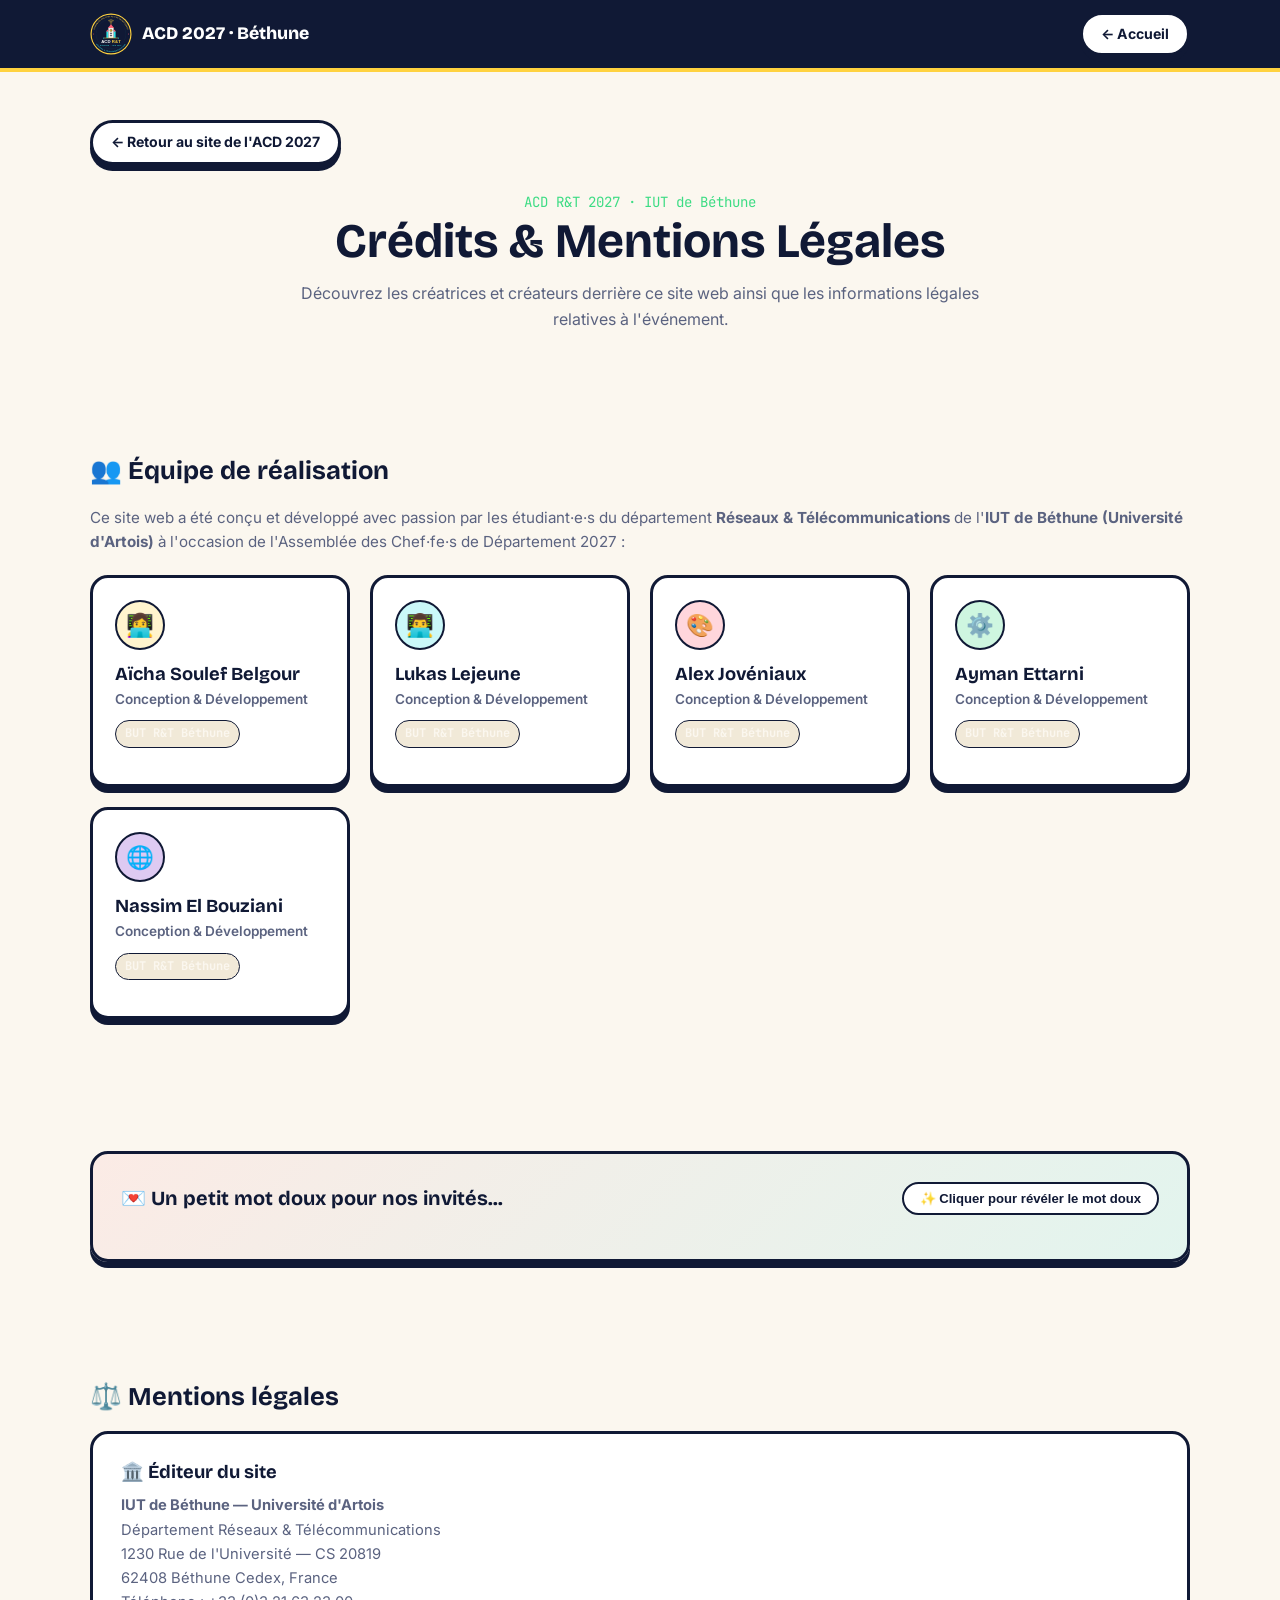
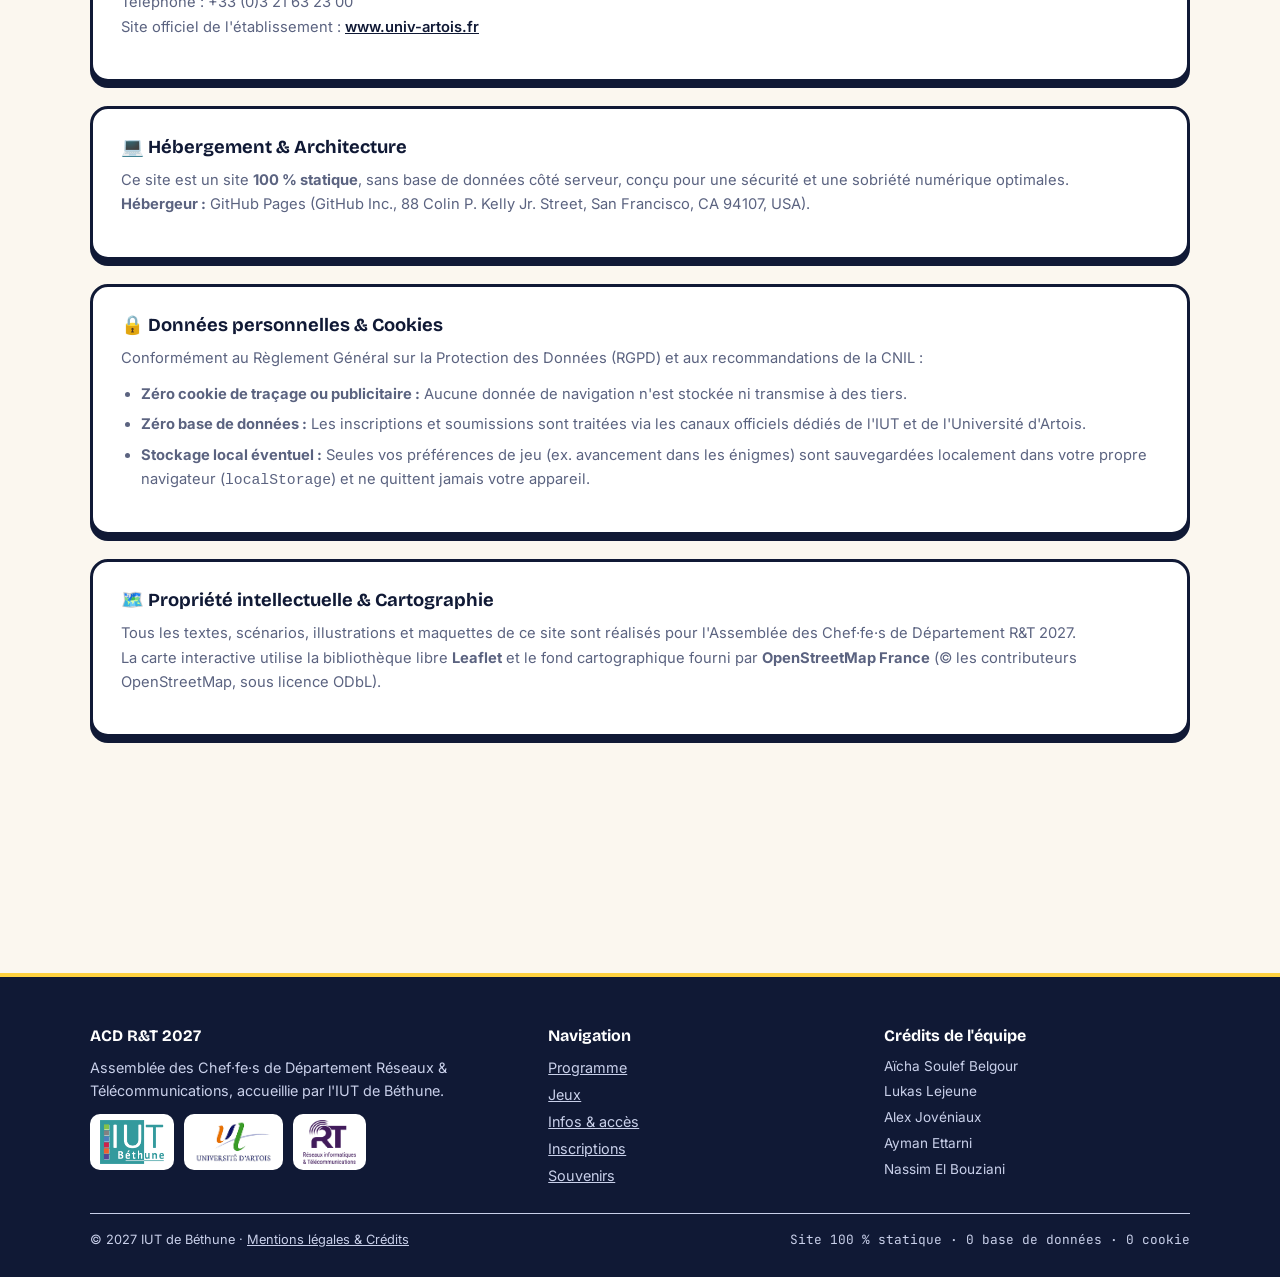
<file: mentions-legales.html>
<!DOCTYPE html>
<html lang="fr">
<head>
<meta charset="UTF-8">
<meta name="viewport" content="width=device-width, initial-scale=1">
<title>Crédits &amp; Mentions Légales — ACD R&amp;T 2027</title>
<link rel="preconnect" href="https://fonts.googleapis.com">
<link href="https://fonts.googleapis.com/css2?family=Bricolage+Grotesque:wght@500;700;800&family=Inter:wght@400;500;600;700&family=JetBrains+Mono:wght@500&display=swap" rel="stylesheet">
<link rel="stylesheet" href="css/style.css">
<link rel="icon" href="img/logo-acd-badge.svg" type="image/svg+xml">
<style>
/* Styles dédiés à la page mentions légales & crédits */
.legal-page { padding: 48px 0 80px; }
.legal-header { margin-bottom: 40px; text-align: center; }
.legal-header h1 { font-family: var(--font-head); font-size: clamp(2rem, 4vw, 3rem); line-height: 1.15; margin-bottom: 12px; }
.legal-header .lead { max-width: 680px; margin: 0 auto; color: var(--muted); }
.back-btn { display: inline-flex; align-items: center; gap: 8px; margin-bottom: 24px; padding: 8px 18px; border-radius: 99px; background: var(--surface); border: var(--border); box-shadow: var(--shadow); color: var(--ink); text-decoration: none; font-weight: 700; font-size: 0.88rem; transition: transform .15s, box-shadow .15s; }
.back-btn:hover { transform: translateY(-2px); box-shadow: 0 8px 0 var(--line); }

.legal-section { margin-bottom: 48px; }
.legal-section h2 { font-family: var(--font-head); font-size: 1.6rem; margin-bottom: 20px; display: flex; align-items: center; gap: 10px; }

/* Grille équipe */
.team-grid { display: grid; grid-template-columns: repeat(auto-fill, minmax(240px, 1fr)); gap: 20px; }
.team-card { background: var(--surface); border: var(--border); border-radius: var(--radius); box-shadow: var(--shadow); padding: 22px; display: flex; flex-direction: column; justify-content: space-between; transition: transform .2s, box-shadow .2s; }
.team-card:hover { transform: translateY(-3px); }
.team-card .avatar { width: 50px; height: 50px; border-radius: 50%; background: var(--surface-2); border: 2px solid var(--line); display: flex; align-items: center; justify-content: center; font-size: 1.4rem; margin-bottom: 14px; }
.team-card h3 { font-size: 1.15rem; margin-bottom: 4px; }
.team-card .role { font-size: 0.85rem; color: var(--muted); font-weight: 600; margin-bottom: 10px; }
.team-card .tag { align-self: flex-start; font-size: 0.75rem; font-weight: 700; padding: 3px 9px; border-radius: 99px; background: var(--surface-2); border: 1.5px solid var(--line); }

/* Message caché / Easter Egg */
.easter-egg-box { background: linear-gradient(135deg, rgba(255, 93, 115, 0.08), rgba(45, 226, 230, 0.12)); border: var(--border); border-radius: var(--radius); box-shadow: var(--shadow); padding: 28px; margin: 36px 0; position: relative; overflow: hidden; }
.easter-egg-header { display: flex; align-items: center; justify-content: space-between; flex-wrap: wrap; gap: 16px; margin-bottom: 16px; }
.easter-egg-header h3 { font-family: var(--font-head); font-size: 1.25rem; display: flex; align-items: center; gap: 8px; }
.secret-btn { border: 2px solid var(--line); background: var(--surface); color: var(--ink); padding: 7px 16px; border-radius: 99px; font-weight: 700; font-size: 0.82rem; cursor: pointer; transition: all .2s; }
.secret-btn:hover { background: var(--a3); color: #fff; border-color: var(--line); }

.secret-content { background: var(--surface); border: 2px dashed var(--line); border-radius: 12px; padding: 22px; margin-top: 18px; animation: fadeIn .3s ease-in-out; }
@keyframes fadeIn { from { opacity: 0; transform: translateY(6px); } to { opacity: 1; transform: translateY(0); } }
.secret-content p { font-size: 0.96rem; line-height: 1.7; margin-bottom: 12px; }
.secret-content .secret-quote { font-style: italic; color: var(--ink); border-left: 4px solid var(--a3); padding-left: 14px; margin: 14px 0; }
.secret-content .team-signature { font-weight: 700; color: var(--muted); font-size: 0.88rem; margin-top: 14px; text-align: right; }

/* Contenu mentions légales */
.legal-card { background: var(--surface); border: var(--border); border-radius: var(--radius); box-shadow: var(--shadow); padding: 28px; margin-bottom: 24px; }
.legal-card h3 { font-size: 1.15rem; margin-bottom: 10px; color: var(--ink); display: flex; align-items: center; gap: 8px; }
.legal-card p, .legal-card ul { font-size: 0.92rem; color: var(--muted); line-height: 1.65; margin-bottom: 12px; }
.legal-card ul { padding-left: 20px; }
.legal-card li { margin-bottom: 6px; }
.legal-card a { color: var(--ink); font-weight: 600; }
</style>
</head>
<body data-theme="j1">

<!-- ============ HEADER ============ -->
<header>
  <div class="wrap nav">
    <a href="index.html" class="logo"><img src="img/logo-acd-badge.svg" alt="Logo ACD R&amp;T" class="logo-img">ACD 2027 · Béthune</a>
    <a href="index.html" class="back-btn" style="margin-bottom:0">← Accueil</a>
  </div>
</header>

<!-- ============ CONTENU PRINCIPAL ============ -->
<main class="legal-page">
  <div class="wrap">
    
    <a href="index.html" class="back-btn">← Retour au site de l'ACD 2027</a>

    <div class="legal-header">
      <span class="kicker">ACD R&amp;T 2027 · IUT de Béthune</span>
      <h1>Crédits &amp; Mentions Légales</h1>
      <p class="lead">Découvrez les créatrices et créateurs derrière ce site web ainsi que les informations légales relatives à l'événement.</p>
    </div>

    <!-- ============ SECTION CRÉDITS / ÉQUIPE ============ -->
    <section class="legal-section">
      <h2>👥 Équipe de réalisation</h2>
      <p style="color:var(--muted);margin-bottom:20px;font-size:0.95rem">
        Ce site web a été conçu et développé avec passion par les étudiant·e·s du département <strong>Réseaux &amp; Télécommunications</strong> de l'<strong>IUT de Béthune (Université d'Artois)</strong> à l'occasion de l'Assemblée des Chef·fe·s de Département 2027 :
      </p>

      <div class="team-grid">
        <div class="team-card">
          <div>
            <div class="avatar" style="background:rgba(255,210,63,.25)">👩‍💻</div>
            <h3>Aïcha Soulef Belgour</h3>
            <div class="role">Conception &amp; Développement</div>
          </div>
          <span class="tag">BUT R&amp;T Béthune</span>
        </div>

        <div class="team-card">
          <div>
            <div class="avatar" style="background:rgba(45,226,230,.25)">👨‍💻</div>
            <h3>Lukas Lejeune</h3>
            <div class="role">Conception &amp; Développement</div>
          </div>
          <span class="tag">BUT R&amp;T Béthune</span>
        </div>

        <div class="team-card">
          <div>
            <div class="avatar" style="background:rgba(255,93,115,.25)">🎨</div>
            <h3>Alex Jovéniaux</h3>
            <div class="role">Conception &amp; Développement</div>
          </div>
          <span class="tag">BUT R&amp;T Béthune</span>
        </div>

        <div class="team-card">
          <div>
            <div class="avatar" style="background:rgba(61,220,132,.25)">⚙️</div>
            <h3>Ayman Ettarni</h3>
            <div class="role">Conception &amp; Développement</div>
          </div>
          <span class="tag">BUT R&amp;T Béthune</span>
        </div>

        <div class="team-card">
          <div>
            <div class="avatar" style="background:rgba(123,47,201,.25)">🌐</div>
            <h3>Nassim El Bouziani</h3>
            <div class="role">Conception &amp; Développement</div>
          </div>
          <span class="tag">BUT R&amp;T Béthune</span>
        </div>
      </div>
    </section>

    <!-- ============ MESSAGE CACHÉ POUR LES INVITÉS ============ -->
    <section class="easter-egg-box" id="mot-doux">
      <div class="easter-egg-header">
        <h3>💌 Un petit mot doux pour nos invités...</h3>
        <button class="secret-btn" id="secret-toggle-btn" aria-expanded="false">✨ Cliquer pour révéler le mot doux</button>
      </div>
      <div class="secret-content" id="secret-content" style="display:none">
        <p><strong>Chères et chers invité·e·s, chef·fe·s de département R&amp;T de toute la France et d'outre-mer,</strong></p>
        <div class="secret-quote">
          « Entre deux paquets TCP, un atelier pédagogique et une énigme du grand jeu Cluedo, nous tenions à vous glisser ce petit mot secret :<br><br>
          Nous avons mis tout notre cœur et notre enthousiasme dans la conception de ce site et la préparation de votre venue. Que votre séjour à Béthune soit sans la moindre gigue (jitter), que vos connexions soient toujours au débit maximal, et surtout que les moments partagés ensemble restent gravés dans vos mémoires bien au-delà de 2027 ! »
        </div>
        <p>Merci pour votre présence et bienvenue chaleureusement dans le Pas-de-Calais ! ❤️</p>
        <div class="team-signature">— Aïcha, Lukas, Alex, Ayman &amp; Nassim</div>
      </div>
    </section>

    <!-- ============ SECTION MENTIONS LÉGALES ============ -->
    <section class="legal-section">
      <h2>⚖️ Mentions légales</h2>

      <div class="legal-card">
        <h3>🏛️ Éditeur du site</h3>
        <p>
          <strong>IUT de Béthune — Université d'Artois</strong><br>
          Département Réseaux &amp; Télécommunications<br>
          1230 Rue de l'Université — CS 20819<br>
          62408 Béthune Cedex, France<br>
          Téléphone : +33 (0)3 21 63 23 00<br>
          Site officiel de l'établissement : <a href="https://www.univ-artois.fr" target="_blank" rel="noopener noreferrer">www.univ-artois.fr</a>
        </p>
      </div>

      <div class="legal-card">
        <h3>💻 Hébergement &amp; Architecture</h3>
        <p>
          Ce site est un site <strong>100 % statique</strong>, sans base de données côté serveur, conçu pour une sécurité et une sobriété numérique optimales.<br>
          <strong>Hébergeur :</strong> GitHub Pages (GitHub Inc., 88 Colin P. Kelly Jr. Street, San Francisco, CA 94107, USA).
        </p>
      </div>

      <div class="legal-card">
        <h3>🔒 Données personnelles &amp; Cookies</h3>
        <p>
          Conformément au Règlement Général sur la Protection des Données (RGPD) et aux recommandations de la CNIL :
        </p>
        <ul>
          <li><strong>Zéro cookie de traçage ou publicitaire :</strong> Aucune donnée de navigation n'est stockée ni transmise à des tiers.</li>
          <li><strong>Zéro base de données :</strong> Les inscriptions et soumissions sont traitées via les canaux officiels dédiés de l'IUT et de l'Université d'Artois.</li>
          <li><strong>Stockage local éventuel :</strong> Seules vos préférences de jeu (ex. avancement dans les énigmes) sont sauvegardées localement dans votre propre navigateur (<code>localStorage</code>) et ne quittent jamais votre appareil.</li>
        </ul>
      </div>

      <div class="legal-card">
        <h3>🗺️ Propriété intellectuelle &amp; Cartographie</h3>
        <p>
          Tous les textes, scénarios, illustrations et maquettes de ce site sont réalisés pour l'Assemblée des Chef·fe·s de Département R&amp;T 2027.<br>
          La carte interactive utilise la bibliothèque libre <strong>Leaflet</strong> et le fond cartographique fourni par <strong>OpenStreetMap France</strong> (&copy; les contributeurs OpenStreetMap, sous licence ODbL).
        </p>
      </div>

    </section>

  </div>
</main>

<!-- ============ FOOTER ============ -->
<footer>
  <div class="wrap">
    <div class="foot">
      <div>
        <h4>ACD R&amp;T 2027</h4>
        <p style="font-size:.9rem">Assemblée des Chef·fe·s de Département Réseaux &amp; Télécommunications, accueillie par l'IUT de Béthune.</p>
        <div class="logos">
          <img src="img/logo-iut-bethune.png" alt="IUT de Béthune">
          <img src="img/logo-universite-artois.png" alt="Université d'Artois">
          <img src="img/logo-rt.png" alt="Département Réseaux informatiques &amp; Télécommunications">
        </div>
      </div>
      <div>
        <h4>Navigation</h4>
        <ul>
          <li><a href="index.html#programme">Programme</a></li>
          <li><a href="index.html#jeux">Jeux</a></li>
          <li><a href="index.html#infos">Infos &amp; accès</a></li>
          <li><a href="index.html#inscriptions">Inscriptions</a></li>
          <li><a href="index.html#souvenirs">Souvenirs</a></li>
        </ul>
      </div>
      <div>
        <h4>Crédits de l'équipe</h4>
        <ul style="font-size:.85rem">
          <li>Aïcha Soulef Belgour</li>
          <li>Lukas Lejeune</li>
          <li>Alex Jovéniaux</li>
          <li>Ayman Ettarni</li>
          <li>Nassim El Bouziani</li>
        </ul>
      </div>
    </div>
    <div class="credits">
      <span>© 2027 IUT de Béthune · <a href="mentions-legales.html" style="color:inherit;text-decoration:underline">Mentions légales &amp; Crédits</a></span>
      <span class="mono">Site 100 % statique · 0 base de données · 0 cookie</span>
    </div>
  </div>
</footer>

<script>
// Interaction pour révéler le mot doux
document.getElementById('secret-toggle-btn').addEventListener('click', function() {
  var content = document.getElementById('secret-content');
  var isHidden = content.style.display === 'none';
  content.style.display = isHidden ? 'block' : 'none';
  this.textContent = isHidden ? '🙈 Masquer le mot doux' : '✨ Cliquer pour révéler le mot doux';
  this.setAttribute('aria-expanded', isHidden ? 'true' : 'false');
});

// Petit mot doux dans la console pour les curieux
console.log("%c💌 Message secret pour nos invités d'ACD R&T 2027 :", "color:#ff5d73;font-size:16px;font-weight:bold;font-family:sans-serif;");
console.log("%cBienvenue à l'IUT de Béthune ! Que vos paquets TCP soient sans perte et votre séjour mémorable. Fait avec passion par Aïcha, Lukas, Alex, Ayman et Nassim.", "color:#2de2e6;font-size:13px;font-style:italic;");
</script>
</body>
</html>
</file>
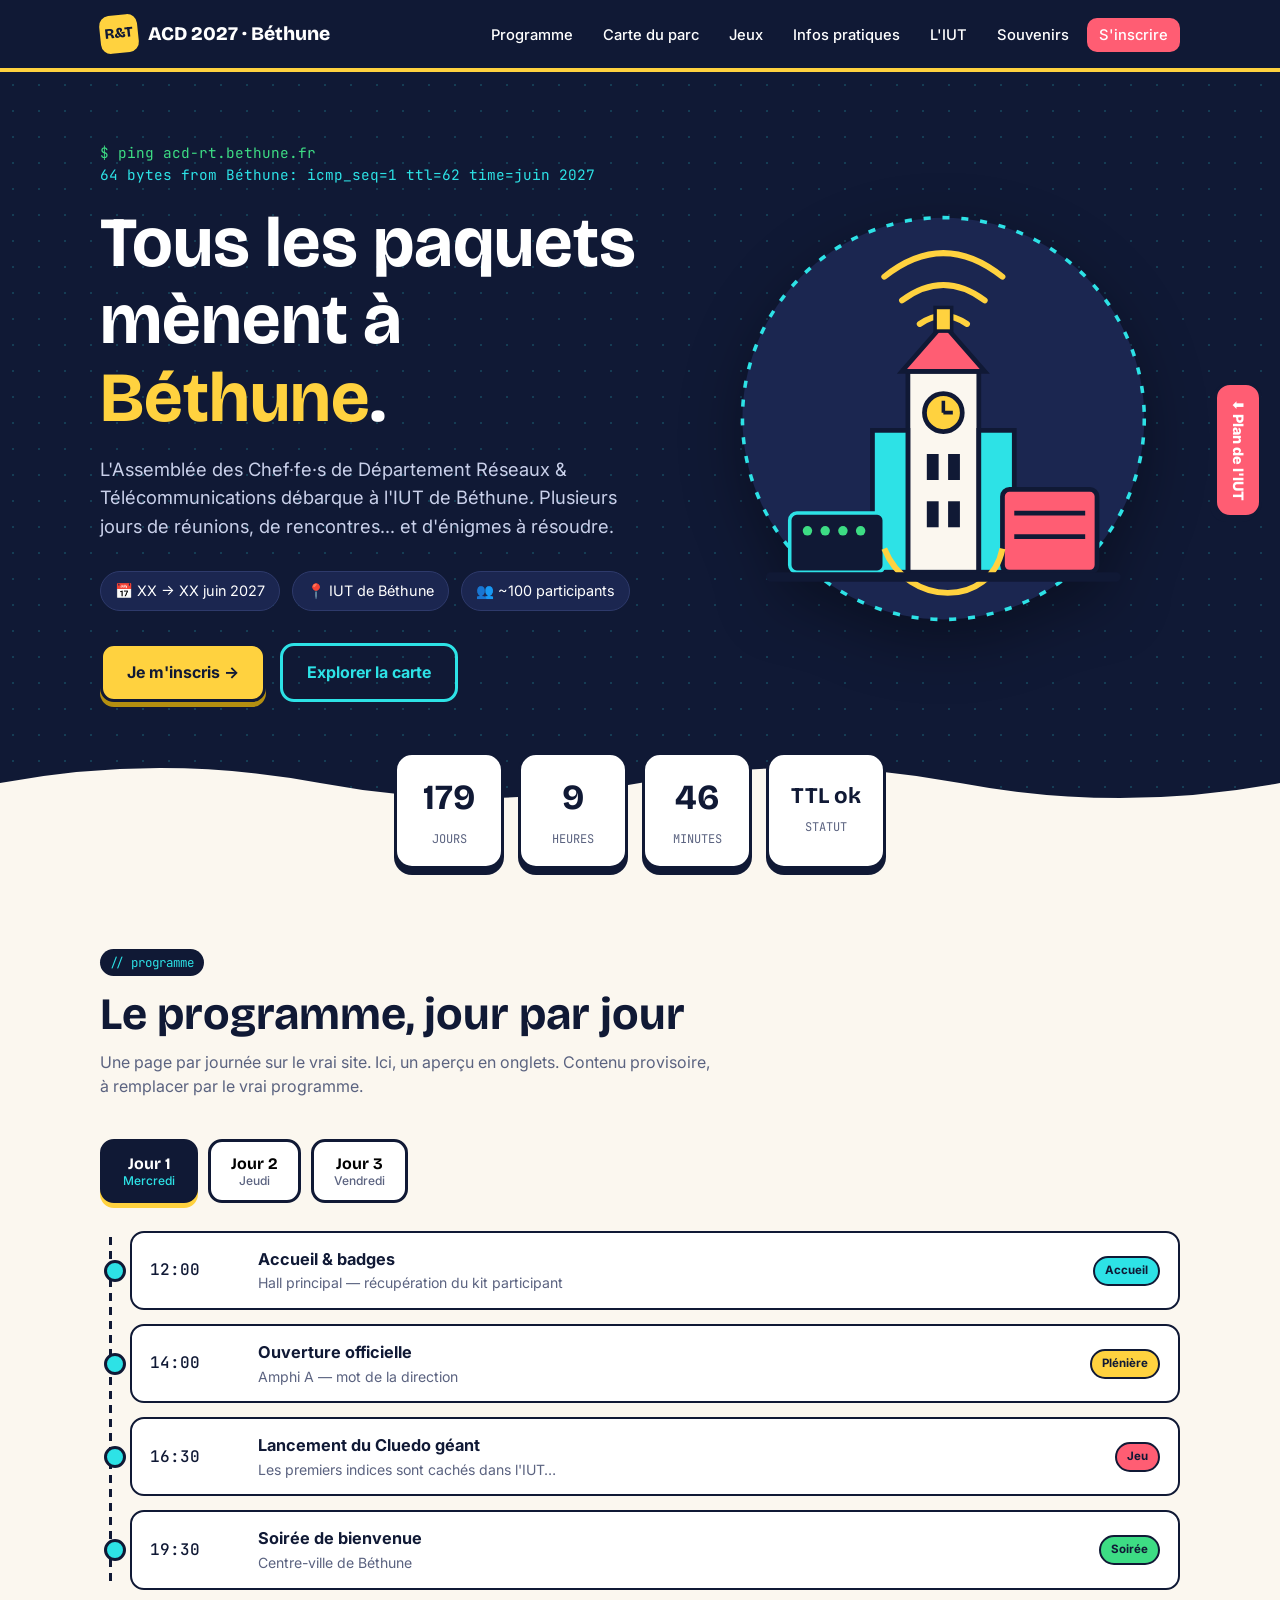
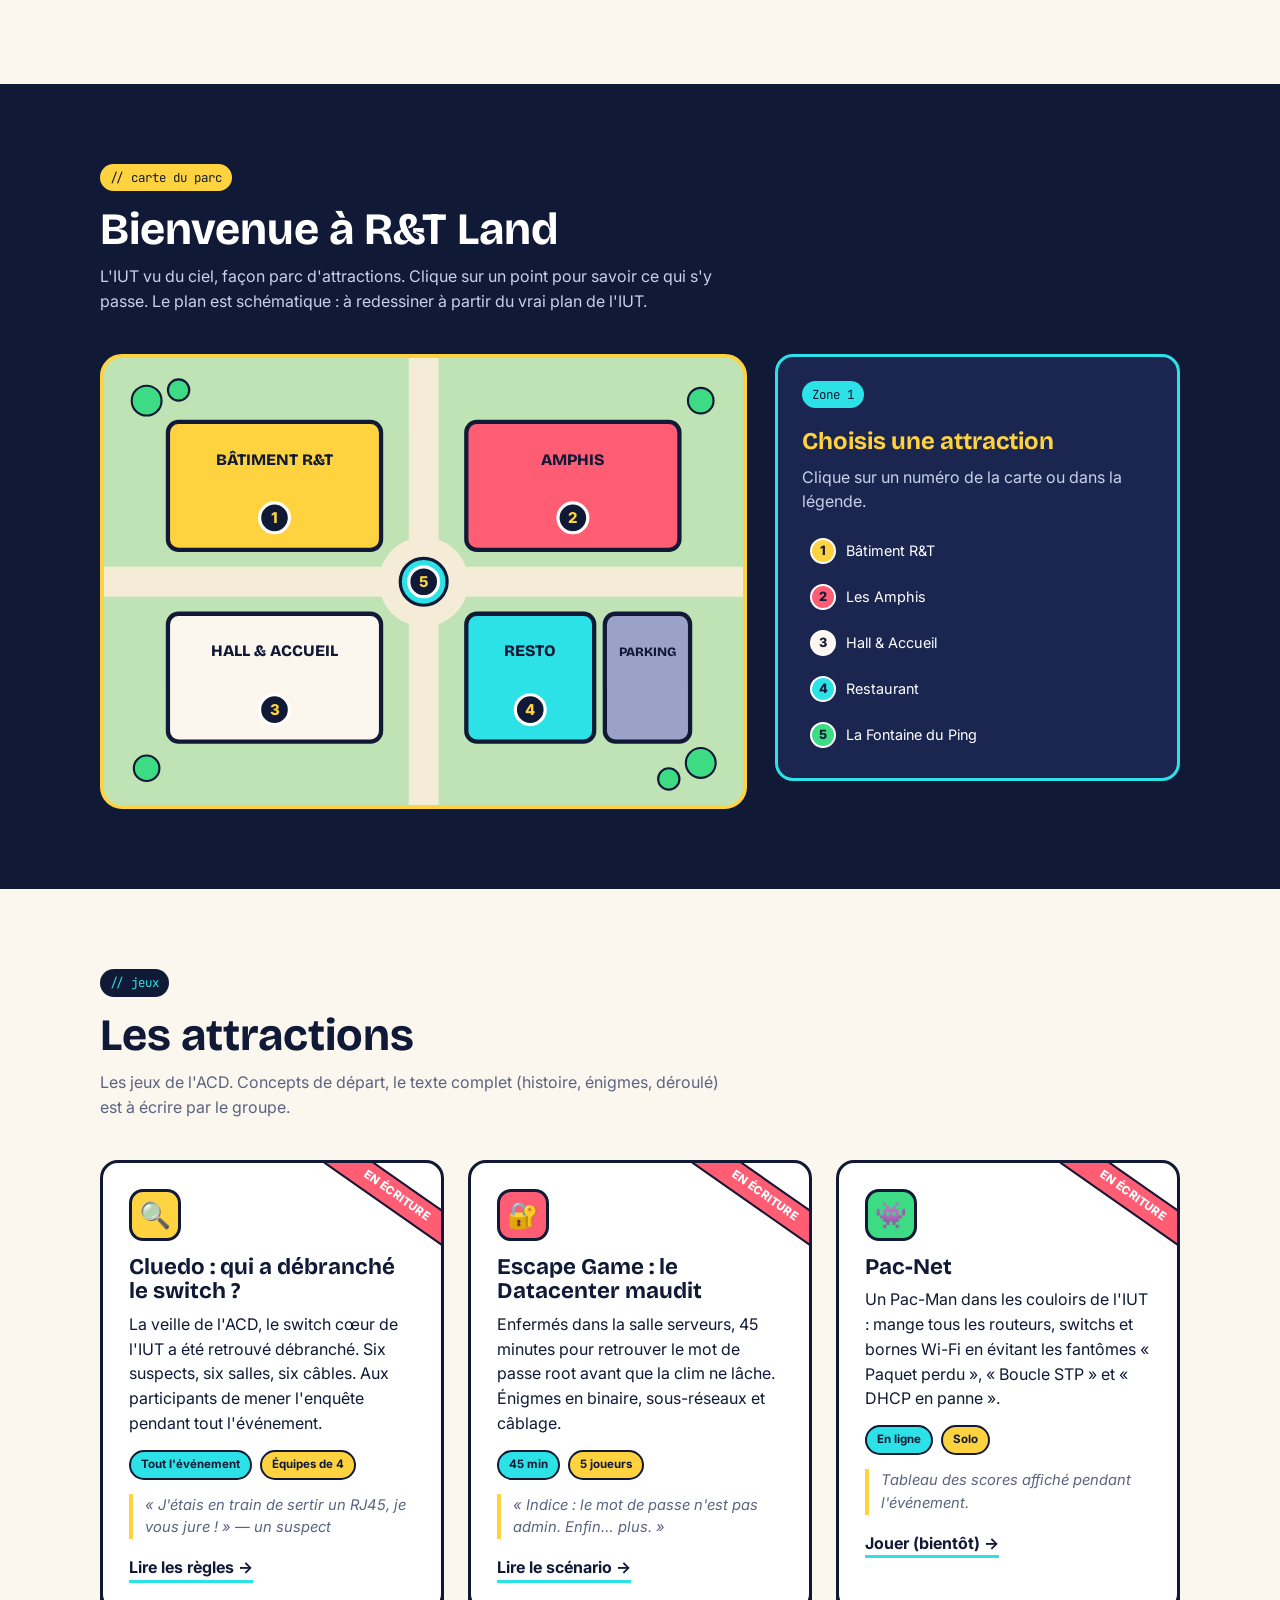
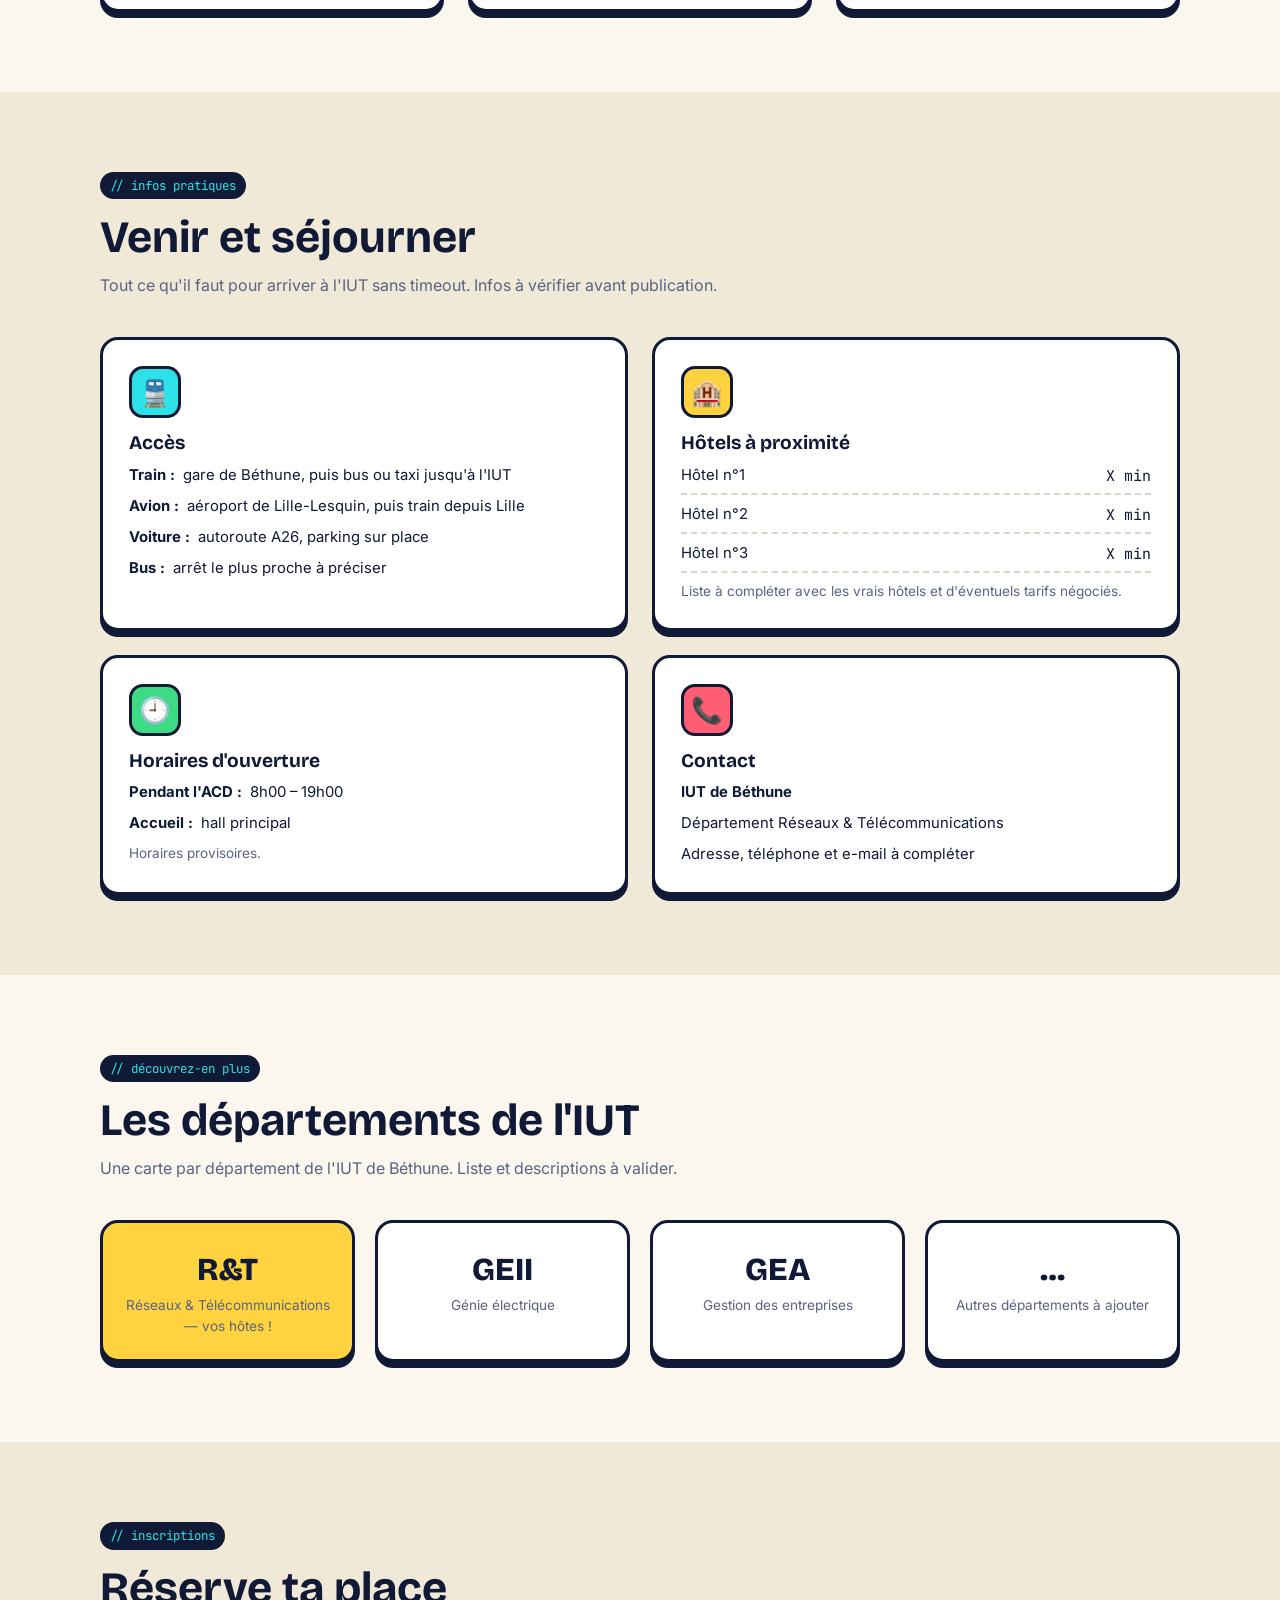
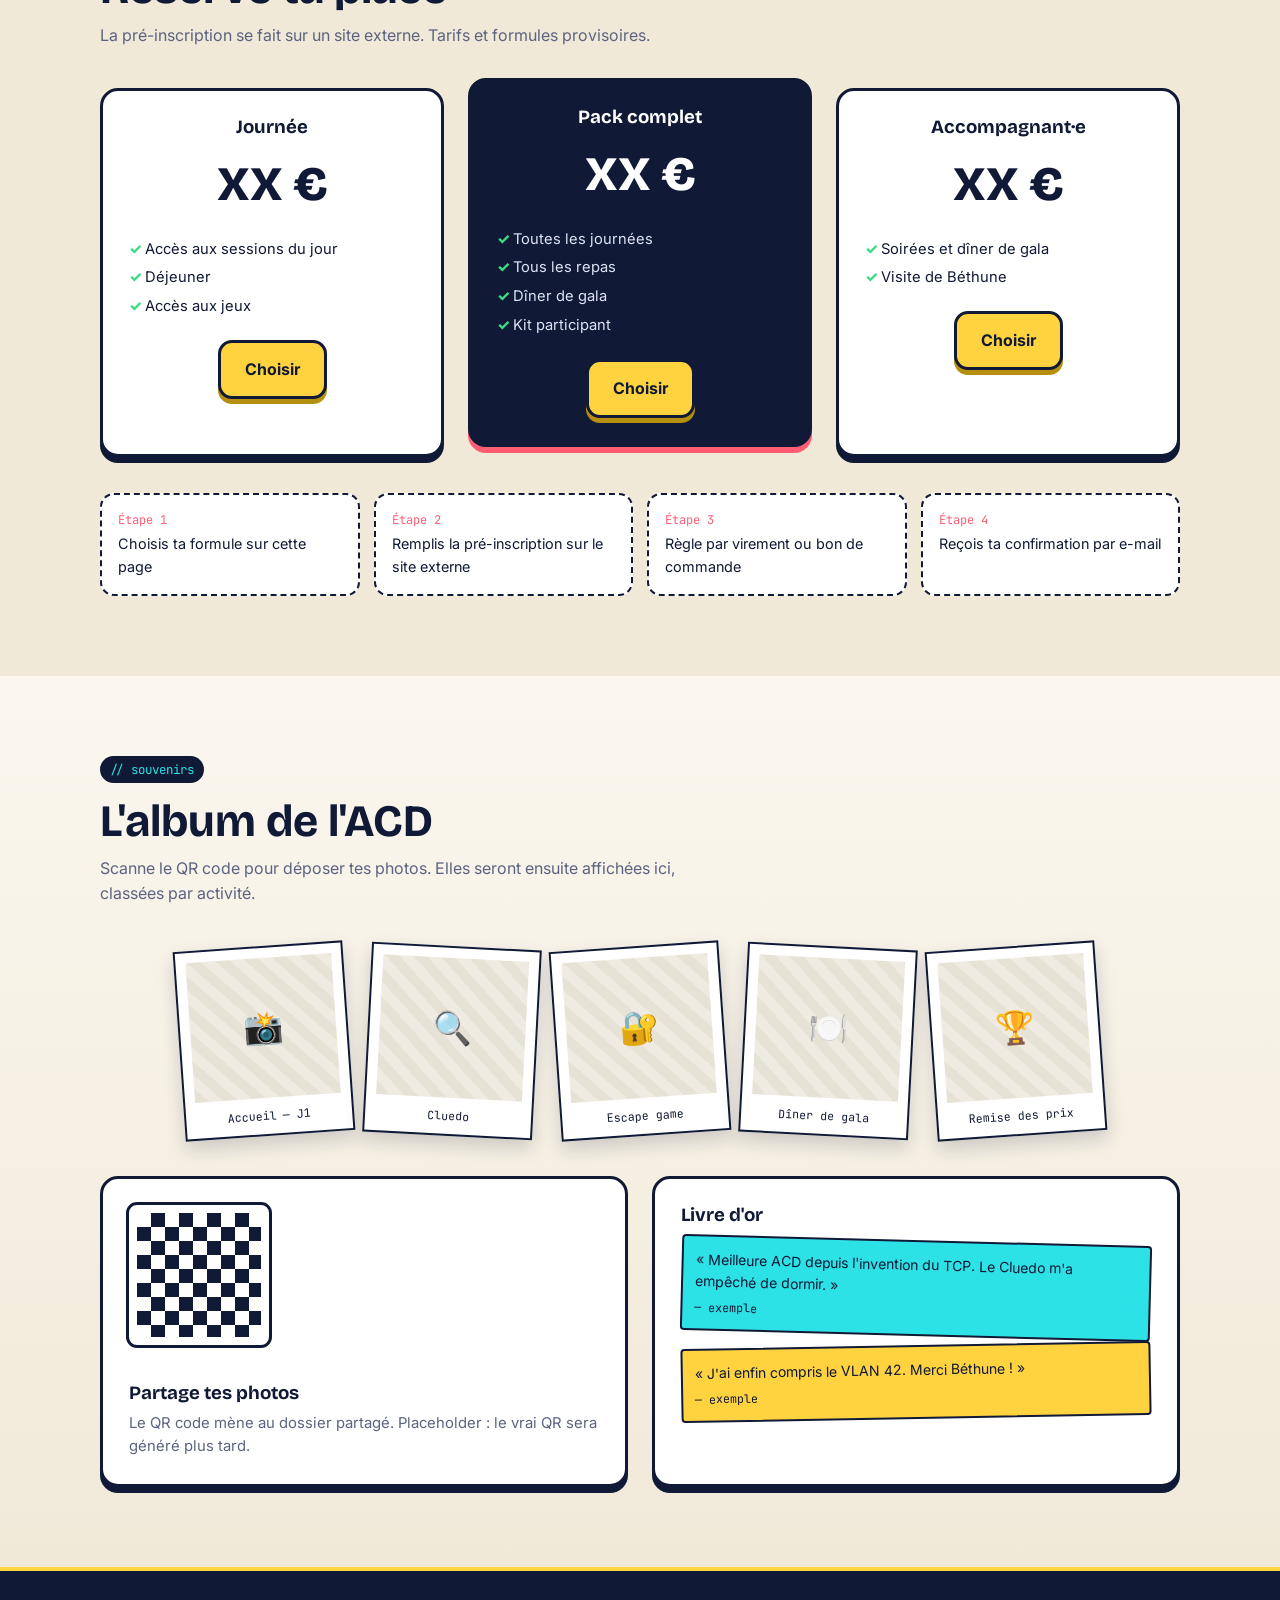
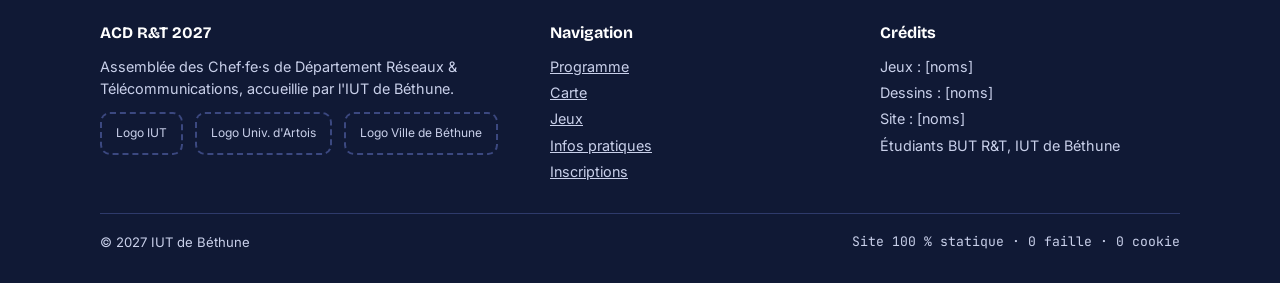
<file: archives/maquette-v1.html>
<!DOCTYPE html>
<html lang="fr">
<head>
<meta charset="UTF-8">
<meta name="viewport" content="width=device-width, initial-scale=1">
<title>ACD R&T 2027 — IUT de Béthune</title>
<link rel="preconnect" href="https://fonts.googleapis.com">
<link href="https://fonts.googleapis.com/css2?family=Bricolage+Grotesque:wght@500;700;800&family=Inter:wght@400;500;600&family=JetBrains+Mono:wght@500&display=swap" rel="stylesheet">
<style>
/* =========================================================
   ACD R&T 2027 — Maquette rapide (HTML/CSS/JS client only)
   Thème : "parc d'attractions du réseau"
   ========================================================= */
:root{
  --navy:#101935;
  --navy-2:#1b2650;
  --cyan:#2de2e6;
  --yellow:#ffd23f;
  --coral:#ff5d73;
  --green:#3ddc84;
  --paper:#fbf7ef;
  --ink:#101935;
  --muted:#5b6380;
  --card:#ffffff;
  --radius:18px;
  --shadow:0 6px 0 var(--navy);
}
*{box-sizing:border-box;margin:0;padding:0}
html{scroll-behavior:smooth}
body{font-family:Inter,system-ui,sans-serif;background:var(--paper);color:var(--ink);line-height:1.55}
h1,h2,h3{font-family:"Bricolage Grotesque",sans-serif;line-height:1.1}
a{color:inherit}
.mono{font-family:"JetBrains Mono",monospace}
.wrap{max-width:1120px;margin:0 auto;padding:0 20px}
section{padding:80px 0}
.tag{display:inline-block;font-family:"JetBrains Mono",monospace;font-size:.78rem;background:var(--navy);color:var(--cyan);padding:4px 10px;border-radius:99px;margin-bottom:14px}
.section-title{font-size:clamp(2rem,4vw,2.8rem);margin-bottom:10px}
.section-sub{color:var(--muted);max-width:620px;margin-bottom:40px}

/* ---------- Header ---------- */
header{position:sticky;top:0;z-index:50;background:var(--navy);color:#fff;border-bottom:4px solid var(--yellow)}
.nav{display:flex;align-items:center;justify-content:space-between;height:68px}
.logo{display:flex;align-items:center;gap:10px;font-family:"Bricolage Grotesque";font-weight:800;font-size:1.2rem;text-decoration:none}
.logo-badge{width:38px;height:38px;border-radius:10px;background:var(--yellow);color:var(--navy);display:grid;place-items:center;font-size:.9rem;transform:rotate(-6deg)}
.nav ul{display:flex;gap:6px;list-style:none}
.nav ul a{text-decoration:none;font-weight:500;font-size:.92rem;padding:8px 12px;border-radius:10px}
.nav ul a:hover{background:var(--navy-2);color:var(--cyan)}
.nav .cta{background:var(--coral);color:#fff}
.burger{display:none;background:none;border:0;color:#fff;font-size:1.6rem;cursor:pointer}

/* ---------- Hero ---------- */
.hero{background:var(--navy);color:#fff;padding:70px 0 110px;position:relative;overflow:hidden}
.hero::before{content:"";position:absolute;inset:0;background-image:radial-gradient(rgba(45,226,230,.18) 1.5px,transparent 1.5px);background-size:26px 26px}
.hero-grid{position:relative;display:grid;grid-template-columns:1.2fr 1fr;gap:40px;align-items:center}
.ping{font-family:"JetBrains Mono";color:var(--green);font-size:.9rem;margin-bottom:18px}
.ping span{color:var(--cyan)}
.hero h1{font-size:clamp(2.6rem,6vw,4.4rem);margin-bottom:18px}
.hero h1 em{font-style:normal;color:var(--yellow);position:relative}
.hero p.lead{font-size:1.15rem;color:#c9d0ea;max-width:520px;margin-bottom:30px}
.hero-meta{display:flex;flex-wrap:wrap;gap:12px;margin-bottom:32px}
.chip{background:var(--navy-2);border:1px solid #2e3a6b;padding:8px 14px;border-radius:99px;font-size:.9rem}
.btns{display:flex;flex-wrap:wrap;gap:14px}
.btn{display:inline-block;text-decoration:none;font-weight:700;padding:14px 24px;border-radius:14px;border:3px solid var(--navy);transition:transform .15s,box-shadow .15s}
.btn-yellow{background:var(--yellow);color:var(--navy);box-shadow:0 5px 0 #b48f10}
.btn-ghost{border-color:var(--cyan);color:var(--cyan)}
.btn:hover{transform:translateY(-3px)}
.hero-art{position:relative}
.hero-art svg{width:100%;height:auto;filter:drop-shadow(0 20px 30px rgba(0,0,0,.35))}
.wave{position:absolute;bottom:-1px;left:0;width:100%;height:60px}

/* ---------- Countdown ---------- */
.countdown{display:flex;gap:14px;margin-top:-60px;position:relative;z-index:2;justify-content:center;flex-wrap:wrap}
.cd-box{background:var(--card);border:3px solid var(--navy);box-shadow:var(--shadow);border-radius:var(--radius);padding:16px 22px;text-align:center;min-width:110px}
.cd-box b{display:block;font-family:"Bricolage Grotesque";font-size:2.2rem}
.cd-box small{color:var(--muted);font-family:"JetBrains Mono";font-size:.75rem}

/* ---------- Cards ---------- */
.card{background:var(--card);border:3px solid var(--navy);border-radius:var(--radius);box-shadow:var(--shadow);padding:26px}
.grid-3{display:grid;grid-template-columns:repeat(3,1fr);gap:24px}
.grid-2{display:grid;grid-template-columns:repeat(2,1fr);gap:24px}
.grid-4{display:grid;grid-template-columns:repeat(4,1fr);gap:20px}
.icon{width:52px;height:52px;border-radius:14px;display:grid;place-items:center;font-size:1.6rem;margin-bottom:14px;border:3px solid var(--navy)}
.bg-y{background:var(--yellow)}.bg-c{background:var(--cyan)}.bg-r{background:var(--coral)}.bg-g{background:var(--green)}

/* ---------- Programme ---------- */
.tabs{display:flex;gap:10px;flex-wrap:wrap;margin-bottom:28px}
.tab{font-family:"Bricolage Grotesque";font-weight:700;font-size:1rem;background:#fff;border:3px solid var(--navy);border-radius:14px;padding:12px 20px;cursor:pointer}
.tab small{display:block;font-family:Inter;font-weight:500;font-size:.75rem;color:var(--muted)}
.tab.active{background:var(--navy);color:#fff;box-shadow:0 5px 0 var(--yellow)}
.tab.active small{color:var(--cyan)}
.day{display:none}
.day.active{display:block}
.timeline{position:relative;padding-left:30px}
.timeline::before{content:"";position:absolute;left:9px;top:6px;bottom:6px;width:3px;background:repeating-linear-gradient(var(--navy) 0 8px,transparent 8px 14px)}
.slot{position:relative;display:grid;grid-template-columns:90px 1fr auto;gap:18px;align-items:center;background:#fff;border:2px solid var(--navy);border-radius:14px;padding:14px 18px;margin-bottom:14px}
.slot::before{content:"";position:absolute;left:-28px;width:16px;height:16px;border-radius:50%;background:var(--cyan);border:3px solid var(--navy)}
.slot .time{font-family:"JetBrains Mono";font-weight:500}
.slot h4{font-size:1.02rem}
.slot p{font-size:.88rem;color:var(--muted)}
.pill{font-size:.72rem;font-weight:700;padding:4px 10px;border-radius:99px;border:2px solid var(--navy);white-space:nowrap}

/* ---------- Carte ---------- */
#carte{background:var(--navy);color:#fff}
#carte .section-sub{color:#c9d0ea}
.map-layout{display:grid;grid-template-columns:1.6fr 1fr;gap:28px;align-items:start}
.map-box{background:#cfe8c8;border:4px solid var(--yellow);border-radius:22px;overflow:hidden;position:relative}
.map-box svg{display:block;width:100%;height:auto}
.marker{cursor:pointer;transition:transform .15s;transform-box:fill-box;transform-origin:center}
.marker:hover,.marker.on{transform:scale(1.2)}
.pulse{animation:pulse 1.8s infinite;transform-box:fill-box;transform-origin:center}
@keyframes pulse{0%{opacity:.7;transform:scale(1)}100%{opacity:0;transform:scale(2.4)}}
.map-info{background:var(--navy-2);border:3px solid var(--cyan);border-radius:18px;padding:24px;min-height:260px}
.map-info h3{font-size:1.5rem;margin:6px 0 10px;color:var(--yellow)}
.map-info p{color:#c9d0ea}
.legend{list-style:none;margin-top:18px;display:grid;gap:8px}
.legend li{display:flex;gap:10px;align-items:center;font-size:.9rem;cursor:pointer;padding:6px 8px;border-radius:10px}
.legend li:hover{background:#26336a}
.legend .dot{width:26px;height:26px;border-radius:50%;display:grid;place-items:center;font-weight:800;font-size:.8rem;color:var(--navy);border:2px solid #fff;flex:none}

/* ---------- Jeux ---------- */
.game{position:relative;overflow:hidden}
.game .badge{position:absolute;top:18px;right:-34px;transform:rotate(35deg);background:var(--coral);color:#fff;font-weight:800;font-size:.72rem;padding:4px 40px;border-block:2px solid var(--navy)}
.game h3{font-size:1.4rem;margin-bottom:8px}
.game .meta{display:flex;gap:8px;flex-wrap:wrap;margin:14px 0}
.game blockquote{border-left:4px solid var(--yellow);padding-left:12px;font-style:italic;color:var(--muted);font-size:.92rem}
.game .play{display:inline-block;margin-top:16px;font-weight:700;text-decoration:none;border-bottom:3px solid var(--cyan)}

/* ---------- Infos ---------- */
.info h3{font-size:1.2rem;margin-bottom:10px}
.info ul{list-style:none;display:grid;gap:8px;font-size:.93rem}
.info li{display:flex;gap:8px}
.info li b{min-width:fit-content}
.hotel{display:flex;justify-content:space-between;border-bottom:2px dashed #dcd6c8;padding-bottom:6px}

/* ---------- Départements ---------- */
.dept{text-align:center;padding:22px 16px;transition:transform .15s}
.dept:hover{transform:rotate(-2deg) translateY(-4px)}
.dept .big{font-family:"Bricolage Grotesque";font-weight:800;font-size:2rem}
.dept p{font-size:.85rem;color:var(--muted)}
.dept.host{background:var(--yellow)}

/* ---------- Inscriptions ---------- */
.price{text-align:center}
.price .amount{font-family:"Bricolage Grotesque";font-size:3rem;font-weight:800;margin:10px 0}
.price ul{list-style:none;text-align:left;margin:16px 0 22px;display:grid;gap:6px;font-size:.92rem}
.price ul li::before{content:"✓ ";color:var(--green);font-weight:800}
.price.featured{background:var(--navy);color:#fff;transform:translateY(-10px);box-shadow:0 6px 0 var(--coral)}
.price.featured li{color:#dfe4f5}
.steps{display:flex;gap:14px;flex-wrap:wrap;margin-top:36px;counter-reset:s}
.steps div{flex:1;min-width:200px;background:#fff;border:2px dashed var(--navy);border-radius:14px;padding:16px;font-size:.9rem}
.steps div::before{counter-increment:s;content:"Étape " counter(s);display:block;font-family:"JetBrains Mono";font-size:.75rem;color:var(--coral);margin-bottom:4px}

/* ---------- Souvenirs ---------- */
#souvenirs{background:linear-gradient(180deg,var(--paper),#f1e9d8)}
.polaroids{display:flex;gap:18px;flex-wrap:wrap;justify-content:center;margin-bottom:40px}
.polaroid{background:#fff;padding:10px 10px 36px;border:2px solid var(--navy);width:170px;box-shadow:0 8px 18px rgba(16,25,53,.18);position:relative}
.polaroid:nth-child(odd){transform:rotate(-4deg)}.polaroid:nth-child(even){transform:rotate(3deg)}
.polaroid .ph{height:140px;background:repeating-linear-gradient(45deg,#e7e2d6 0 10px,#efebe2 10px 20px);display:grid;place-items:center;font-size:2rem}
.polaroid span{position:absolute;bottom:9px;left:0;right:0;text-align:center;font-family:"JetBrains Mono";font-size:.72rem}
.qr{width:140px;height:140px;background:
  conic-gradient(var(--navy) 25%,#fff 0 50%,var(--navy) 0 75%,#fff 0) 0 0/28px 28px;
  border:8px solid #fff;outline:3px solid var(--navy);border-radius:8px;margin-bottom:14px}
.guestbook .msg{background:var(--yellow);border:2px solid var(--navy);border-radius:4px;padding:12px;font-size:.88rem;transform:rotate(-1deg);margin-bottom:10px}
.guestbook .msg:nth-child(2){background:var(--cyan);transform:rotate(1.5deg)}
.guestbook .msg small{display:block;font-family:"JetBrains Mono";margin-top:6px}

/* ---------- Sidebar "plan" ---------- */
.dl-plan{position:fixed;right:18px;top:50%;transform:translateY(-50%);z-index:40;background:var(--coral);color:#fff;border:3px solid var(--navy);border-radius:16px;padding:14px 10px;text-decoration:none;font-weight:800;writing-mode:vertical-rl;box-shadow:-4px 4px 0 var(--navy);display:flex;align-items:center;gap:8px;font-size:.9rem}
.dl-plan:hover{background:var(--navy)}

/* ---------- Footer ---------- */
footer{background:var(--navy);color:#c9d0ea;padding:50px 0 30px;border-top:4px solid var(--yellow)}
.foot{display:grid;grid-template-columns:1.4fr 1fr 1fr;gap:30px;margin-bottom:30px}
footer h4{color:#fff;margin-bottom:10px;font-family:"Bricolage Grotesque"}
footer ul{list-style:none;display:grid;gap:4px;font-size:.9rem}
.logos{display:flex;gap:12px;flex-wrap:wrap;margin-top:12px}
.logos div{border:2px dashed #3b4880;border-radius:10px;padding:10px 14px;font-size:.75rem}
.credits{border-top:1px solid #2e3a6b;padding-top:18px;font-size:.82rem;display:flex;justify-content:space-between;flex-wrap:wrap;gap:10px}

/* ---------- Responsive ---------- */
@media (max-width:900px){
  .hero-grid,.map-layout,.grid-2,.foot{grid-template-columns:1fr}
  .grid-3{grid-template-columns:1fr}
  .grid-4{grid-template-columns:repeat(2,1fr)}
  .price.featured{transform:none}
  .nav ul{display:none;position:absolute;top:68px;left:0;right:0;background:var(--navy);flex-direction:column;padding:12px 20px;border-bottom:4px solid var(--yellow)}
  .nav ul.open{display:flex}
  .burger{display:block}
  .slot{grid-template-columns:1fr;gap:6px}
  .dl-plan{writing-mode:horizontal-tb;top:auto;bottom:16px;right:16px;transform:none}
  section{padding:60px 0}
}
</style>
</head>
<body>

<!-- ============ HEADER ============ -->
<header>
  <div class="wrap nav">
    <a href="#" class="logo"><span class="logo-badge">R&T</span> ACD 2027 · Béthune</a>
    <button class="burger" aria-label="Menu" onclick="document.querySelector('.nav ul').classList.toggle('open')">☰</button>
    <ul>
      <li><a href="#programme">Programme</a></li>
      <li><a href="#carte">Carte du parc</a></li>
      <li><a href="#jeux">Jeux</a></li>
      <li><a href="#infos">Infos pratiques</a></li>
      <li><a href="#decouvrir">L'IUT</a></li>
      <li><a href="#souvenirs">Souvenirs</a></li>
      <li><a href="#inscriptions" class="cta">S'inscrire</a></li>
    </ul>
  </div>
</header>

<!-- ============ HERO ============ -->
<section class="hero">
  <div class="wrap hero-grid">
    <div>
      <p class="ping">$ ping acd-rt.bethune.fr<br><span>64 bytes from Béthune: icmp_seq=1 ttl=62 time=juin 2027</span></p>
      <h1>Tous les paquets<br>mènent à <em>Béthune</em>.</h1>
      <p class="lead">L'Assemblée des Chef·fe·s de Département Réseaux &amp; Télécommunications débarque à l'IUT de Béthune. Plusieurs jours de réunions, de rencontres… et d'énigmes à résoudre.</p>
      <div class="hero-meta">
        <span class="chip">📅 XX → XX juin 2027</span>
        <span class="chip">📍 IUT de Béthune</span>
        <span class="chip">👥 ~100 participants</span>
      </div>
      <div class="btns">
        <a href="#inscriptions" class="btn btn-yellow">Je m'inscris →</a>
        <a href="#carte" class="btn btn-ghost">Explorer la carte</a>
      </div>
    </div>

    <!-- Illustration : beffroi stylisé + antennes -->
    <div class="hero-art" aria-hidden="true">
      <svg viewBox="0 0 400 380">
        <circle cx="200" cy="190" r="170" fill="#1b2650" stroke="#2de2e6" stroke-width="3" stroke-dasharray="6 10"/>
        <!-- ondes -->
        <g fill="none" stroke="#ffd23f" stroke-width="5" stroke-linecap="round">
          <path d="M150 70 q50 -40 100 0"/><path d="M165 90 q35 -26 70 0"/><path d="M180 110 q20 -14 40 0"/>
        </g>
        <!-- beffroi -->
        <rect x="170" y="150" width="60" height="170" fill="#fbf7ef" stroke="#101935" stroke-width="4"/>
        <polygon points="165,150 200,110 235,150" fill="#ff5d73" stroke="#101935" stroke-width="4"/>
        <rect x="193" y="96" width="14" height="20" fill="#ffd23f" stroke="#101935" stroke-width="3"/>
        <circle cx="200" cy="185" r="16" fill="#ffd23f" stroke="#101935" stroke-width="4"/>
        <path d="M200 185 v-10 M200 185 h8" stroke="#101935" stroke-width="3"/>
        <rect x="186" y="220" width="10" height="22" fill="#101935"/><rect x="204" y="220" width="10" height="22" fill="#101935"/>
        <rect x="186" y="260" width="10" height="22" fill="#101935"/><rect x="204" y="260" width="10" height="22" fill="#101935"/>
        <!-- tours latérales -->
        <rect x="140" y="200" width="30" height="120" fill="#2de2e6" stroke="#101935" stroke-width="4"/>
        <rect x="230" y="200" width="30" height="120" fill="#2de2e6" stroke="#101935" stroke-width="4"/>
        <!-- switch / serveur -->
        <rect x="70" y="270" width="80" height="50" rx="6" fill="#101935" stroke="#2de2e6" stroke-width="3"/>
        <g fill="#3ddc84"><circle cx="85" cy="285" r="4"/><circle cx="100" cy="285" r="4"/><circle cx="115" cy="285" r="4"/><circle cx="130" cy="285" r="4"/></g>
        <rect x="250" y="250" width="80" height="70" rx="6" fill="#ff5d73" stroke="#101935" stroke-width="4"/>
        <line x1="260" y1="270" x2="320" y2="270" stroke="#101935" stroke-width="4"/><line x1="260" y1="290" x2="320" y2="290" stroke="#101935" stroke-width="4"/>
        <!-- câble -->
        <path d="M150 300 C 170 350, 240 350, 250 300" fill="none" stroke="#ffd23f" stroke-width="5"/>
        <rect x="50" y="320" width="300" height="8" rx="4" fill="#101935"/>
      </svg>
    </div>
  </div>
  <svg class="wave" viewBox="0 0 1440 60" preserveAspectRatio="none"><path d="M0 60 L0 30 Q 180 0 360 30 T 720 30 T 1080 30 T 1440 30 L1440 60 Z" fill="#fbf7ef"/></svg>
</section>

<div class="wrap countdown">
  <div class="cd-box"><b id="cd-d">--</b><small>JOURS</small></div>
  <div class="cd-box"><b id="cd-h">--</b><small>HEURES</small></div>
  <div class="cd-box"><b id="cd-m">--</b><small>MINUTES</small></div>
  <div class="cd-box"><b class="mono" style="font-size:1.4rem;padding-top:8px">TTL ok</b><small>STATUT</small></div>
</div>

<!-- ============ PROGRAMME ============ -->
<section id="programme">
  <div class="wrap">
    <span class="tag">// programme</span>
    <h2 class="section-title">Le programme, jour par jour</h2>
    <p class="section-sub">Une page par journée sur le vrai site. Ici, un aperçu en onglets. Contenu provisoire, à remplacer par le vrai programme.</p>

    <div class="tabs" role="tablist">
      <button class="tab active" data-day="1">Jour 1<small>Mercredi</small></button>
      <button class="tab" data-day="2">Jour 2<small>Jeudi</small></button>
      <button class="tab" data-day="3">Jour 3<small>Vendredi</small></button>
    </div>

    <div class="day active" id="day-1">
      <div class="timeline">
        <div class="slot"><span class="time">12:00</span><div><h4>Accueil &amp; badges</h4><p>Hall principal — récupération du kit participant</p></div><span class="pill bg-c">Accueil</span></div>
        <div class="slot"><span class="time">14:00</span><div><h4>Ouverture officielle</h4><p>Amphi A — mot de la direction</p></div><span class="pill bg-y">Plénière</span></div>
        <div class="slot"><span class="time">16:30</span><div><h4>Lancement du Cluedo géant</h4><p>Les premiers indices sont cachés dans l'IUT…</p></div><span class="pill bg-r">Jeu</span></div>
        <div class="slot"><span class="time">19:30</span><div><h4>Soirée de bienvenue</h4><p>Centre-ville de Béthune</p></div><span class="pill bg-g">Soirée</span></div>
      </div>
    </div>
    <div class="day" id="day-2">
      <div class="timeline">
        <div class="slot"><span class="time">09:00</span><div><h4>Assemblée générale — session 1</h4><p>Amphi A</p></div><span class="pill bg-y">Plénière</span></div>
        <div class="slot"><span class="time">14:00</span><div><h4>Ateliers thématiques</h4><p>Salles TP R&amp;T</p></div><span class="pill bg-c">Atelier</span></div>
        <div class="slot"><span class="time">16:30</span><div><h4>Escape Game : le Datacenter maudit</h4><p>Salle serveurs — par équipes de 5</p></div><span class="pill bg-r">Jeu</span></div>
        <div class="slot"><span class="time">20:00</span><div><h4>Dîner de gala</h4><p>Lieu à confirmer</p></div><span class="pill bg-g">Soirée</span></div>
      </div>
    </div>
    <div class="day" id="day-3">
      <div class="timeline">
        <div class="slot"><span class="time">09:00</span><div><h4>Assemblée générale — session 2</h4><p>Amphi A</p></div><span class="pill bg-y">Plénière</span></div>
        <div class="slot"><span class="time">11:30</span><div><h4>Révélation du coupable du Cluedo</h4><p>Et remise des prix</p></div><span class="pill bg-r">Jeu</span></div>
        <div class="slot"><span class="time">12:30</span><div><h4>Déjeuner de clôture</h4><p>Restaurant universitaire</p></div><span class="pill bg-g">Repas</span></div>
      </div>
    </div>
  </div>
</section>

<!-- ============ CARTE ============ -->
<section id="carte">
  <div class="wrap">
    <span class="tag" style="background:var(--yellow);color:var(--navy)">// carte du parc</span>
    <h2 class="section-title">Bienvenue à R&amp;T Land</h2>
    <p class="section-sub">L'IUT vu du ciel, façon parc d'attractions. Clique sur un point pour savoir ce qui s'y passe. Le plan est schématique : à redessiner à partir du vrai plan de l'IUT.</p>

    <div class="map-layout">
      <div class="map-box">
        <svg viewBox="0 0 600 420" role="img" aria-label="Plan schématique de l'IUT">
          <!-- pelouse / allées -->
          <rect width="600" height="420" fill="#bfe3b4"/>
          <path d="M0 210 H600 M300 0 V420" stroke="#f4ecd6" stroke-width="28"/>
          <circle cx="300" cy="210" r="42" fill="#f4ecd6"/>
          <circle cx="300" cy="210" r="22" fill="#2de2e6" stroke="#101935" stroke-width="3"/>
          <!-- arbres -->
          <g fill="#3ddc84" stroke="#101935" stroke-width="2">
            <circle cx="40" cy="40" r="14"/><circle cx="70" cy="30" r="10"/><circle cx="560" cy="380" r="14"/><circle cx="530" cy="395" r="10"/><circle cx="560" cy="40" r="12"/><circle cx="40" cy="385" r="12"/>
          </g>
          <!-- bâtiments -->
          <g stroke="#101935" stroke-width="4">
            <rect x="60" y="60" width="200" height="120" rx="10" fill="#ffd23f"/>
            <rect x="340" y="60" width="200" height="120" rx="10" fill="#ff5d73"/>
            <rect x="60" y="240" width="200" height="120" rx="10" fill="#fbf7ef"/>
            <rect x="340" y="240" width="120" height="120" rx="10" fill="#2de2e6"/>
            <rect x="470" y="240" width="80" height="120" rx="10" fill="#9aa3c7"/>
          </g>
          <g font-family="Bricolage Grotesque, sans-serif" font-weight="800" font-size="15" fill="#101935" text-anchor="middle">
            <text x="160" y="100">BÂTIMENT R&amp;T</text>
            <text x="440" y="100">AMPHIS</text>
            <text x="160" y="280">HALL &amp; ACCUEIL</text>
            <text x="400" y="280">RESTO</text>
            <text x="510" y="280" font-size="12">PARKING</text>
          </g>

          <!-- marqueurs -->
          <g class="marker" data-i="0"><circle class="pulse" cx="160" cy="150" r="14" fill="#101935"/><circle cx="160" cy="150" r="14" fill="#101935" stroke="#fff" stroke-width="3"/><text x="160" y="155" fill="#ffd23f" font-weight="800" font-size="14" text-anchor="middle">1</text></g>
          <g class="marker" data-i="1"><circle class="pulse" cx="440" cy="150" r="14" fill="#101935"/><circle cx="440" cy="150" r="14" fill="#101935" stroke="#fff" stroke-width="3"/><text x="440" y="155" fill="#ffd23f" font-weight="800" font-size="14" text-anchor="middle">2</text></g>
          <g class="marker" data-i="2"><circle class="pulse" cx="160" cy="330" r="14" fill="#101935"/><circle cx="160" cy="330" r="14" fill="#101935" stroke="#fff" stroke-width="3"/><text x="160" y="335" fill="#ffd23f" font-weight="800" font-size="14" text-anchor="middle">3</text></g>
          <g class="marker" data-i="3"><circle class="pulse" cx="400" cy="330" r="14" fill="#101935"/><circle cx="400" cy="330" r="14" fill="#101935" stroke="#fff" stroke-width="3"/><text x="400" y="335" fill="#ffd23f" font-weight="800" font-size="14" text-anchor="middle">4</text></g>
          <g class="marker" data-i="4"><circle class="pulse" cx="300" cy="210" r="14" fill="#101935"/><circle cx="300" cy="210" r="14" fill="#101935" stroke="#fff" stroke-width="3"/><text x="300" y="215" fill="#ffd23f" font-weight="800" font-size="14" text-anchor="middle">5</text></g>
        </svg>
      </div>

      <aside class="map-info" aria-live="polite">
        <span class="tag" style="background:var(--cyan);color:var(--navy)" id="mi-tag">Zone 1</span>
        <h3 id="mi-title">Choisis une attraction</h3>
        <p id="mi-text">Clique sur un numéro de la carte ou dans la légende.</p>
        <ul class="legend" id="legend"></ul>
      </aside>
    </div>
  </div>
</section>

<!-- ============ JEUX ============ -->
<section id="jeux">
  <div class="wrap">
    <span class="tag">// jeux</span>
    <h2 class="section-title">Les attractions</h2>
    <p class="section-sub">Les jeux de l'ACD. Concepts de départ, le texte complet (histoire, énigmes, déroulé) est à écrire par le groupe.</p>

    <div class="grid-3">
      <article class="card game">
        <span class="badge">EN ÉCRITURE</span>
        <div class="icon bg-y">🔍</div>
        <h3>Cluedo : qui a débranché le switch ?</h3>
        <p>La veille de l'ACD, le switch cœur de l'IUT a été retrouvé débranché. Six suspects, six salles, six câbles. Aux participants de mener l'enquête pendant tout l'événement.</p>
        <div class="meta"><span class="pill bg-c">Tout l'événement</span><span class="pill bg-y">Équipes de 4</span></div>
        <blockquote>« J'étais en train de sertir un RJ45, je vous jure ! » — un suspect</blockquote>
        <a class="play" href="#">Lire les règles →</a>
      </article>

      <article class="card game">
        <span class="badge">EN ÉCRITURE</span>
        <div class="icon bg-r">🔐</div>
        <h3>Escape Game : le Datacenter maudit</h3>
        <p>Enfermés dans la salle serveurs, 45 minutes pour retrouver le mot de passe root avant que la clim ne lâche. Énigmes en binaire, sous-réseaux et câblage.</p>
        <div class="meta"><span class="pill bg-c">45 min</span><span class="pill bg-y">5 joueurs</span></div>
        <blockquote>« Indice : le mot de passe n'est pas admin. Enfin… plus. »</blockquote>
        <a class="play" href="#">Lire le scénario →</a>
      </article>

      <article class="card game">
        <span class="badge">EN ÉCRITURE</span>
        <div class="icon bg-g">👾</div>
        <h3>Pac-Net</h3>
        <p>Un Pac-Man dans les couloirs de l'IUT : mange tous les routeurs, switchs et bornes Wi-Fi en évitant les fantômes « Paquet perdu », « Boucle STP » et « DHCP en panne ».</p>
        <div class="meta"><span class="pill bg-c">En ligne</span><span class="pill bg-y">Solo</span></div>
        <blockquote>Tableau des scores affiché pendant l'événement.</blockquote>
        <a class="play" href="#">Jouer (bientôt) →</a>
      </article>
    </div>
  </div>
</section>

<!-- ============ INFOS PRATIQUES ============ -->
<section id="infos" style="background:#f1e9d8">
  <div class="wrap">
    <span class="tag">// infos pratiques</span>
    <h2 class="section-title">Venir et séjourner</h2>
    <p class="section-sub">Tout ce qu'il faut pour arriver à l'IUT sans timeout. Infos à vérifier avant publication.</p>

    <div class="grid-2">
      <div class="card info">
        <div class="icon bg-c">🚆</div>
        <h3>Accès</h3>
        <ul>
          <li><b>Train :</b> gare de Béthune, puis bus ou taxi jusqu'à l'IUT</li>
          <li><b>Avion :</b> aéroport de Lille-Lesquin, puis train depuis Lille</li>
          <li><b>Voiture :</b> autoroute A26, parking sur place</li>
          <li><b>Bus :</b> arrêt le plus proche à préciser</li>
        </ul>
      </div>
      <div class="card info">
        <div class="icon bg-y">🏨</div>
        <h3>Hôtels à proximité</h3>
        <ul>
          <li class="hotel"><span>Hôtel n°1</span><span class="mono">X min</span></li>
          <li class="hotel"><span>Hôtel n°2</span><span class="mono">X min</span></li>
          <li class="hotel"><span>Hôtel n°3</span><span class="mono">X min</span></li>
          <li style="color:var(--muted);font-size:.85rem">Liste à compléter avec les vrais hôtels et d'éventuels tarifs négociés.</li>
        </ul>
      </div>
      <div class="card info">
        <div class="icon bg-g">🕘</div>
        <h3>Horaires d'ouverture</h3>
        <ul>
          <li><b>Pendant l'ACD :</b> 8h00 – 19h00</li>
          <li><b>Accueil :</b> hall principal</li>
          <li style="color:var(--muted);font-size:.85rem">Horaires provisoires.</li>
        </ul>
      </div>
      <div class="card info">
        <div class="icon bg-r">📞</div>
        <h3>Contact</h3>
        <ul>
          <li><b>IUT de Béthune</b></li>
          <li>Département Réseaux &amp; Télécommunications</li>
          <li>Adresse, téléphone et e-mail à compléter</li>
        </ul>
      </div>
    </div>
  </div>
</section>

<!-- ============ DÉCOUVRIR ============ -->
<section id="decouvrir">
  <div class="wrap">
    <span class="tag">// découvrez-en plus</span>
    <h2 class="section-title">Les départements de l'IUT</h2>
    <p class="section-sub">Une carte par département de l'IUT de Béthune. Liste et descriptions à valider.</p>
    <div class="grid-4">
      <div class="card dept host"><div class="big">R&amp;T</div><p>Réseaux &amp; Télécommunications — vos hôtes !</p></div>
      <div class="card dept"><div class="big">GEII</div><p>Génie électrique</p></div>
      <div class="card dept"><div class="big">GEA</div><p>Gestion des entreprises</p></div>
      <div class="card dept"><div class="big">…</div><p>Autres départements à ajouter</p></div>
    </div>
  </div>
</section>

<!-- ============ INSCRIPTIONS ============ -->
<section id="inscriptions" style="background:#f1e9d8">
  <div class="wrap">
    <span class="tag">// inscriptions</span>
    <h2 class="section-title">Réserve ta place</h2>
    <p class="section-sub">La pré-inscription se fait sur un site externe. Tarifs et formules provisoires.</p>

    <div class="grid-3">
      <div class="card price">
        <h3>Journée</h3>
        <div class="amount">XX €</div>
        <ul><li>Accès aux sessions du jour</li><li>Déjeuner</li><li>Accès aux jeux</li></ul>
        <a href="#" class="btn btn-yellow">Choisir</a>
      </div>
      <div class="card price featured">
        <h3>Pack complet</h3>
        <div class="amount">XX €</div>
        <ul><li>Toutes les journées</li><li>Tous les repas</li><li>Dîner de gala</li><li>Kit participant</li></ul>
        <a href="#" class="btn btn-yellow">Choisir</a>
      </div>
      <div class="card price">
        <h3>Accompagnant·e</h3>
        <div class="amount">XX €</div>
        <ul><li>Soirées et dîner de gala</li><li>Visite de Béthune</li></ul>
        <a href="#" class="btn btn-yellow">Choisir</a>
      </div>
    </div>

    <div class="steps">
      <div>Choisis ta formule sur cette page</div>
      <div>Remplis la pré-inscription sur le site externe</div>
      <div>Règle par virement ou bon de commande</div>
      <div>Reçois ta confirmation par e-mail</div>
    </div>
  </div>
</section>

<!-- ============ SOUVENIRS ============ -->
<section id="souvenirs">
  <div class="wrap">
    <span class="tag">// souvenirs</span>
    <h2 class="section-title">L'album de l'ACD</h2>
    <p class="section-sub">Scanne le QR code pour déposer tes photos. Elles seront ensuite affichées ici, classées par activité.</p>

    <div class="polaroids">
      <div class="polaroid"><div class="ph">📸</div><span>Accueil — J1</span></div>
      <div class="polaroid"><div class="ph">🔍</div><span>Cluedo</span></div>
      <div class="polaroid"><div class="ph">🔐</div><span>Escape game</span></div>
      <div class="polaroid"><div class="ph">🍽️</div><span>Dîner de gala</span></div>
      <div class="polaroid"><div class="ph">🏆</div><span>Remise des prix</span></div>
    </div>

    <div class="grid-2">
      <div class="card" style="display:flex;gap:24px;align-items:center;flex-wrap:wrap">
        <div class="qr" aria-label="QR code (placeholder)"></div>
        <div>
          <h3 style="margin-bottom:8px">Partage tes photos</h3>
          <p style="color:var(--muted);font-size:.93rem">Le QR code mène au dossier partagé. Placeholder : le vrai QR sera généré plus tard.</p>
        </div>
      </div>
      <div class="card guestbook">
        <h3 style="margin-bottom:14px">Livre d'or</h3>
        <div class="msg">« Meilleure ACD depuis l'invention du TCP. Le Cluedo m'a empêché de dormir. »<small>— exemple</small></div>
        <div class="msg">« J'ai enfin compris le VLAN 42. Merci Béthune ! »<small>— exemple</small></div>
      </div>
    </div>
  </div>
</section>

<!-- ============ SIDEBAR PLAN ============ -->
<a href="#" class="dl-plan" title="Télécharger le plan de l'IUT">⬇ Plan de l'IUT</a>

<!-- ============ FOOTER ============ -->
<footer>
  <div class="wrap">
    <div class="foot">
      <div>
        <h4>ACD R&amp;T 2027</h4>
        <p style="font-size:.9rem">Assemblée des Chef·fe·s de Département Réseaux &amp; Télécommunications, accueillie par l'IUT de Béthune.</p>
        <div class="logos"><div>Logo IUT</div><div>Logo Univ. d'Artois</div><div>Logo Ville de Béthune</div></div>
      </div>
      <div>
        <h4>Navigation</h4>
        <ul><li><a href="#programme">Programme</a></li><li><a href="#carte">Carte</a></li><li><a href="#jeux">Jeux</a></li><li><a href="#infos">Infos pratiques</a></li><li><a href="#inscriptions">Inscriptions</a></li></ul>
      </div>
      <div>
        <h4>Crédits</h4>
        <ul><li>Jeux : [noms]</li><li>Dessins : [noms]</li><li>Site : [noms]</li><li>Étudiants BUT R&amp;T, IUT de Béthune</li></ul>
      </div>
    </div>
    <div class="credits"><span>© 2027 IUT de Béthune</span><span class="mono">Site 100 % statique · 0 faille · 0 cookie</span></div>
  </div>
</footer>

<script>
/* Onglets du programme */
document.querySelectorAll('.tab').forEach(t=>{
  t.addEventListener('click',()=>{
    document.querySelectorAll('.tab').forEach(x=>x.classList.remove('active'));
    document.querySelectorAll('.day').forEach(x=>x.classList.remove('active'));
    t.classList.add('active');
    document.getElementById('day-'+t.dataset.day).classList.add('active');
  });
});

/* Carte interactive */
const zones=[
  {t:"Bâtiment R&T",tag:"Zone 1 · Ateliers",c:"#ffd23f",d:"Les salles TP accueillent les ateliers thématiques. Le premier indice du Cluedo est caché près d'une baie de brassage…"},
  {t:"Les Amphis",tag:"Zone 2 · Plénières",c:"#ff5d73",d:"Assemblées générales et ouverture officielle. Pensez au café avant la session de 9h."},
  {t:"Hall & Accueil",tag:"Zone 3 · Accueil",c:"#fbf7ef",d:"Badges, kits participants et tableau des scores du Pac-Net."},
  {t:"Restaurant",tag:"Zone 4 · Pause",c:"#2de2e6",d:"Déjeuners et pauses café. Zone sans énigme… en théorie."},
  {t:"La Fontaine du Ping",tag:"Zone 5 · Point de rendez-vous",c:"#3ddc84",d:"Centre du parc et point de ralliement des équipes pour les jeux."}
];
const legend=document.getElementById('legend');
function show(i){
  const z=zones[i];
  document.getElementById('mi-title').textContent=z.t;
  document.getElementById('mi-tag').textContent=z.tag;
  document.getElementById('mi-text').textContent=z.d;
  document.querySelectorAll('.marker').forEach(m=>m.classList.toggle('on',+m.dataset.i===i));
}
zones.forEach((z,i)=>{
  const li=document.createElement('li');
  li.innerHTML=`<span class="dot" style="background:${z.c}">${i+1}</span>${z.t}`;
  li.onclick=()=>show(i);
  legend.appendChild(li);
});
document.querySelectorAll('.marker').forEach(m=>m.addEventListener('click',()=>show(+m.dataset.i)));

/* Compte à rebours (date provisoire) */
const target=new Date('2027-06-02T09:00:00');
function tick(){
  const s=Math.max(0,target-new Date())/1000;
  document.getElementById('cd-d').textContent=Math.floor(s/86400);
  document.getElementById('cd-h').textContent=Math.floor(s%86400/3600);
  document.getElementById('cd-m').textContent=Math.floor(s%3600/60);
}
tick();setInterval(tick,30000);
</script>
</body>
</html>
</file>
<file: css/style.css>
/* =========================================================
   ACD R&T 2027 — Maquette v2
   Site 100 % statique : HTML / CSS / JS côté client uniquement
   3 jours = 3 thèmes (variables CSS sur <body data-theme>)
   ========================================================= */

/* ---------- THÈME JOUR 1 : « Connexion » (parc d'attractions réseau) ---------- */
body[data-theme="j1"]{
  --bg:#fbf7ef; --surface:#ffffff; --surface-2:#f1e9d8;
  --ink:#101935; --muted:#5b6380; --line:#101935;
  --hero-bg:#101935; --hero-ink:#ffffff; --hero-muted:#c9d0ea;
  --a1:#ffd23f; --a2:#2de2e6; --a3:#ff5d73; --a4:#3ddc84;
  --font-head:"Bricolage Grotesque",sans-serif; --font-body:Inter,sans-serif;
  --radius:18px; --shadow:0 6px 0 var(--line); --border:3px solid var(--line);
  --pattern:radial-gradient(rgba(45,226,230,.18) 1.5px,transparent 1.5px);
}
/* ---------- THÈME JOUR 2 : « L'Enquête » (polar / Cluedo) ---------- */
body[data-theme="j2"]{
  --bg:#efe6d2; --surface:#fbf6ea; --surface-2:#e3d6bb;
  --ink:#2a1d14; --muted:#6e5a47; --line:#2a1d14;
  --hero-bg:#1f1611; --hero-ink:#f3e9d2; --hero-muted:#c7b391;
  --a1:#b3261e; --a2:#c9a35b; --a3:#5c3a21; --a4:#6f7f4f;
  --font-head:"Playfair Display",serif; --font-body:"Special Elite",monospace;
  --radius:4px; --shadow:4px 4px 0 rgba(42,29,20,.85); --border:2px solid var(--line);
  --pattern:repeating-linear-gradient(0deg,rgba(201,163,91,.07) 0 2px,transparent 2px 6px);
}
/* ---------- THÈME JOUR 3 : « Game Over » (arcade rétro) ---------- */
body[data-theme="j3"]{
  --bg:#0b0b14; --surface:#151528; --surface-2:#10101f;
  --ink:#e9e9ff; --muted:#8e8eb8; --line:#ff3df2;
  --hero-bg:#05050c; --hero-ink:#ffffff; --hero-muted:#a9a9d6;
  --a1:#ffe600; --a2:#00f0ff; --a3:#ff3df2; --a4:#39ff14;
  --font-head:"Press Start 2P",monospace; --font-body:Inter,sans-serif;
  --radius:0px; --shadow:0 0 0 3px var(--a2),0 0 18px rgba(0,240,255,.35); --border:3px solid var(--a3);
  --pattern:linear-gradient(rgba(255,61,242,.12) 1px,transparent 1px),linear-gradient(90deg,rgba(255,61,242,.12) 1px,transparent 1px);
}

*{box-sizing:border-box;margin:0;padding:0}
html{scroll-behavior:smooth}
body{font-family:var(--font-body);background:var(--bg);color:var(--ink);line-height:1.6;transition:background .4s,color .4s}
h1,h2,h3,h4{font-family:var(--font-head);line-height:1.15}
body[data-theme="j3"] h1{line-height:1.4}
body[data-theme="j3"] h2{font-size:clamp(1.2rem,3vw,1.7rem)!important;line-height:1.5}
body[data-theme="j3"] h3{font-size:.9rem;line-height:1.6}
a{color:inherit}
.mono{font-family:"JetBrains Mono",monospace}
.wrap{max-width:1140px;margin:0 auto;padding:0 20px}
section{padding:84px 0}
.alt{background:var(--surface-2)}
.tag{display:inline-block;font-family:"JetBrains Mono",monospace;font-size:.76rem;background:var(--ink);color:var(--bg);padding:4px 10px;border-radius:99px;margin-bottom:14px}
.h2{font-size:clamp(2rem,4vw,2.8rem);margin-bottom:10px}
.sub{color:var(--muted);max-width:640px;margin-bottom:40px}
.note{font-size:.8rem;color:var(--muted);font-style:italic}

/* ---------- Cartes génériques ---------- */
.card{background:var(--surface);border:var(--border);border-radius:var(--radius);box-shadow:var(--shadow);padding:24px;transition:background .4s}
.grid-2{display:grid;grid-template-columns:repeat(2,1fr);gap:24px}
.grid-3{display:grid;grid-template-columns:repeat(3,1fr);gap:24px}
.grid-4{display:grid;grid-template-columns:repeat(4,1fr);gap:20px}
.pill{display:inline-block;font-size:.72rem;font-weight:700;padding:3px 10px;border-radius:99px;border:2px solid var(--line);white-space:nowrap}
.a1{background:var(--a1);color:#111}.a2{background:var(--a2);color:#111}.a3{background:var(--a3);color:#fff}.a4{background:var(--a4);color:#111}
.btn{display:inline-block;text-decoration:none;font-weight:700;padding:13px 22px;border-radius:var(--radius);border:var(--border);background:var(--a1);color:#111;box-shadow:var(--shadow);transition:transform .15s;cursor:pointer;font-family:var(--font-body)}
.btn:hover{transform:translateY(-3px)}
.btn.ghost{background:transparent;color:var(--hero-ink);border-color:var(--a2);box-shadow:none}
.photo{border:var(--border);border-radius:var(--radius);background:repeating-linear-gradient(45deg,var(--surface-2) 0 12px,var(--surface) 12px 24px);display:grid;place-items:center;text-align:center;color:var(--muted);font-size:.8rem;padding:10px;min-height:150px}
.photo b{display:block;font-size:1.6rem}

/* ---------- Header ---------- */
header{position:sticky;top:0;z-index:50;background:var(--hero-bg);color:var(--hero-ink);border-bottom:4px solid var(--a1);transition:background .4s}
.nav{display:flex;align-items:center;justify-content:space-between;height:68px;gap:14px}
.logo{display:flex;align-items:center;gap:10px;font-family:var(--font-head);font-weight:800;text-decoration:none;font-size:1.1rem;white-space:nowrap}
body[data-theme="j3"] .logo{font-size:.7rem}
.logo-badge{width:38px;height:38px;border-radius:10px;background:var(--a1);color:#111;display:grid;place-items:center;font-size:.8rem;transform:rotate(-6deg);font-family:"Bricolage Grotesque"}
.menu{display:flex;gap:2px;list-style:none}
.menu a{text-decoration:none;font-size:.88rem;font-weight:600;padding:8px 11px;border-radius:10px;font-family:Inter,sans-serif}
.menu a:hover{color:var(--a2)}
.menu .cta{background:var(--a3);color:#fff}
.burger{display:none;background:none;border:0;color:var(--hero-ink);font-size:1.6rem;cursor:pointer}

/* Sélecteur de thème (démo des 3 designs) */
.theme-bar{background:var(--a1);color:#111;font-size:.85rem;font-family:Inter,sans-serif}
.theme-bar .wrap{display:flex;align-items:center;gap:10px;height:44px;flex-wrap:wrap}
.theme-bar b{margin-right:4px}
.tbtn{border:2px solid #111;background:#fff;border-radius:99px;padding:3px 12px;font-weight:700;cursor:pointer;font-size:.8rem;font-family:Inter,sans-serif}
.tbtn.on{background:#111;color:#fff}

/* ---------- Hero ---------- */
.hero{background:var(--hero-bg);color:var(--hero-ink);padding:70px 0 90px;position:relative;overflow:hidden;transition:background .4s}
.hero::before{content:"";position:absolute;inset:0;background-image:var(--pattern);background-size:26px 26px}
.hero-grid{position:relative;display:grid;grid-template-columns:1.2fr 1fr;gap:40px;align-items:center}
.kicker{font-family:"JetBrains Mono",monospace;color:var(--a4);font-size:.88rem;margin-bottom:18px}
.hero h1{font-size:clamp(2.4rem,5.5vw,4.2rem);margin-bottom:18px}
body[data-theme="j3"] .hero h1{font-size:clamp(1.4rem,3.4vw,2.3rem)}
.hero h1 em{font-style:normal;color:var(--a1)}
.hero .lead{font-size:1.1rem;color:var(--hero-muted);max-width:540px;margin-bottom:26px}
.chips{display:flex;flex-wrap:wrap;gap:10px;margin-bottom:30px}
.chip{border:1px solid var(--hero-muted);padding:7px 14px;border-radius:99px;font-size:.88rem;font-family:Inter,sans-serif}
.btns{display:flex;gap:14px;flex-wrap:wrap}
.hero-visual{display:grid;grid-template-columns:1fr 1fr;gap:12px}
.hero-visual .photo{min-height:140px;background:rgba(255,255,255,.06);color:var(--hero-muted);border-color:var(--a2)}
.hero-visual .photo.big{grid-column:span 2;min-height:190px}

/* ---------- Programme ---------- */
.days{display:grid;grid-template-columns:repeat(3,1fr);gap:22px}
.day-card{cursor:pointer;position:relative;overflow:hidden}
.day-card .num{font-family:var(--font-head);font-size:3.2rem;font-weight:900;line-height:1;color:var(--a3)}
body[data-theme="j3"] .day-card .num{font-size:1.8rem}
.day-card h3{margin:8px 0 4px;font-size:1.35rem}
.day-card .theme-name{font-size:.8rem;color:var(--muted);margin-bottom:12px}
.day-card.on{outline:4px solid var(--a1);outline-offset:4px}
.swatches{display:flex;gap:6px;margin-top:12px}
.swatches i{width:22px;height:22px;border-radius:50%;border:2px solid var(--line)}
.day-detail{margin-top:34px}
.timeline{position:relative;padding-left:30px}
.timeline::before{content:"";position:absolute;left:9px;top:6px;bottom:6px;width:3px;background:repeating-linear-gradient(var(--line) 0 8px,transparent 8px 14px)}
.slot{position:relative;display:grid;grid-template-columns:80px 1fr auto;gap:18px;align-items:center;background:var(--surface);border:2px solid var(--line);border-radius:var(--radius);padding:13px 18px;margin-bottom:12px}
.slot::before{content:"";position:absolute;left:-28px;width:16px;height:16px;border-radius:50%;background:var(--a2);border:3px solid var(--line)}
.slot .t{font-family:"JetBrains Mono",monospace}
.slot p{font-size:.86rem;color:var(--muted)}

/* ---------- Grand jeu + mini-jeu ---------- */
.game-main{display:grid;grid-template-columns:1.1fr 1fr;gap:0;padding:0;overflow:hidden}
.game-main .left{padding:30px}
.game-main .right{background:var(--hero-bg);color:var(--hero-ink);padding:30px;display:flex;flex-direction:column;gap:12px}
.game-main h3{font-size:1.8rem;margin-bottom:10px}
.suspects{display:grid;grid-template-columns:repeat(3,1fr);gap:10px}
.suspect{border:2px dashed var(--hero-muted);border-radius:var(--radius);padding:10px;text-align:center;font-size:.78rem}
.suspect b{display:block;font-size:1.6rem}
.clue{border-left:4px solid var(--a1);padding-left:12px;font-style:italic;color:var(--muted);margin:14px 0}
.mini{margin-top:28px;display:grid;grid-template-columns:auto 1fr;gap:28px;align-items:start}
#snake{display:block;background:#0e1430;border:var(--border);border-radius:var(--radius);max-width:100%;height:auto;image-rendering:pixelated}
.score{font-family:"JetBrains Mono",monospace;font-size:1.1rem;margin:10px 0}
.pad{display:grid;grid-template-columns:repeat(3,48px);gap:6px;margin-top:12px}
.pad button{height:44px;border:var(--border);background:var(--surface);color:var(--ink);border-radius:8px;font-size:1.1rem;cursor:pointer}
.pad .sp{visibility:hidden}

/* ---------- Carte interactive (Leaflet) ---------- */
/* Les styles de la carte sont injectés directement dans index.html via <style> scopé sous #carte */
/* Rien à faire ici — l'ancien SVG-plan a été retiré */

/* ---------- Infos pratiques ---------- */
.transport{display:grid;grid-template-columns:repeat(4,1fr);gap:18px;margin-bottom:28px}
.transport .card h4{margin:8px 0 6px;font-size:1.05rem}
.transport .card p{font-size:.88rem;color:var(--muted)}
.ico{font-size:1.8rem}
table{width:100%;border-collapse:collapse;font-size:.9rem}
th,td{text-align:left;padding:10px 8px;border-bottom:2px dashed var(--surface-2)}
th{font-family:"JetBrains Mono",monospace;font-size:.75rem;color:var(--muted);text-transform:uppercase}
.resto-cat h4{font-size:1.05rem;margin-bottom:10px;display:flex;gap:8px;align-items:center}
.resto-cat ul{list-style:none;display:grid;gap:8px;font-size:.88rem}
.resto-cat li{display:flex;justify-content:space-between;gap:10px;border-bottom:1px dashed var(--muted);padding-bottom:5px}
.resto-cat li.off{opacity:.25}
.diet{font-size:.8rem;margin-left:4px}
.diet-info{margin-top:18px;font-size:.9rem;border-style:dashed}
.diet-info p{color:var(--muted);margin-top:4px}
.useful{display:grid;grid-template-columns:repeat(3,1fr);gap:18px;margin-top:24px}
.block-title{font-size:1.4rem;margin:44px 0 16px}

/* ---------- Inscription Google Form ---------- */
.form-cta{display:grid;grid-template-columns:1.2fr 1fr;gap:30px;align-items:center}
.form-mock{background:var(--surface);border:var(--border);border-radius:var(--radius);box-shadow:var(--shadow);padding:20px;border-top:10px solid #673ab7}
.form-mock .f{height:34px;border-bottom:2px solid var(--surface-2);margin:12px 0;font-size:.82rem;color:var(--muted);display:flex;align-items:flex-end;padding-bottom:4px}
.steps{display:grid;gap:10px;counter-reset:s;margin:18px 0 24px}
.steps div{display:flex;gap:12px;align-items:center;font-size:.95rem}
.steps div::before{counter-increment:s;content:counter(s);width:30px;height:30px;border-radius:50%;background:var(--a2);border:2px solid var(--line);display:grid;place-items:center;font-weight:800;flex:none;color:#111}

/* ---------- Départements ---------- */
.dept{text-align:center}
.dept .photo{min-height:110px;margin-bottom:12px}
.dept h3{font-size:1.2rem}
.dept p{font-size:.85rem;color:var(--muted)}
.dept.host{background:var(--a1);color:#111}
.dept.host p{color:#333}

/* ---------- Souvenirs ---------- */
.post-badge{display:inline-flex;gap:8px;align-items:center;background:var(--a3);color:#fff;font-weight:700;font-size:.8rem;padding:6px 12px;border-radius:99px;margin-bottom:22px;font-family:Inter,sans-serif}
.moments{display:flex;gap:8px;flex-wrap:wrap;margin-bottom:22px}
.moment{border:2px solid var(--line);background:var(--surface);color:var(--ink);border-radius:99px;padding:6px 16px;font-weight:700;cursor:pointer;font-family:Inter,sans-serif;font-size:.85rem}
.moment.on{background:var(--ink);color:var(--bg)}
.gallery{display:grid;grid-template-columns:repeat(4,1fr);gap:14px;margin-bottom:34px}
.gallery .photo{min-height:140px}
.qr{width:130px;height:130px;flex:none;background:conic-gradient(#111 25%,#fff 0 50%,#111 0 75%,#fff 0) 0 0/26px 26px;border:8px solid #fff;outline:3px solid var(--line);border-radius:6px}
.gb .msg{background:var(--a1);color:#111;border:2px solid var(--line);padding:12px;font-size:.88rem;transform:rotate(-1deg);margin-bottom:10px}
.gb .msg:nth-child(odd){background:var(--a2);transform:rotate(1.2deg)}
.gb small{display:block;font-family:"JetBrains Mono",monospace;margin-top:6px}

/* ---------- Plan à télécharger (transverse) ---------- */
.dl-plan{position:fixed;right:16px;top:55%;transform:translateY(-50%);z-index:40;background:var(--a3);color:#fff;border:3px solid var(--line);border-radius:14px;padding:14px 9px;text-decoration:none;font-weight:800;writing-mode:vertical-rl;box-shadow:-4px 4px 0 var(--line);font-size:.88rem;font-family:Inter,sans-serif}

/* ---------- Footer ---------- */
footer{background:var(--hero-bg);color:var(--hero-muted);padding:50px 0 28px;border-top:4px solid var(--a1)}
.foot{display:grid;grid-template-columns:1.4fr 1fr 1fr;gap:30px;margin-bottom:26px}
footer h4{color:var(--hero-ink);margin-bottom:10px}
body[data-theme="j3"] footer h4{font-size:.75rem}
footer ul{list-style:none;display:grid;gap:4px;font-size:.9rem}
.logos{display:flex;gap:10px;flex-wrap:wrap;margin-top:12px}
.logos div{border:2px dashed var(--hero-muted);border-radius:10px;padding:10px 12px;font-size:.75rem}
.credits{border-top:1px solid var(--hero-muted);padding-top:16px;font-size:.8rem;display:flex;justify-content:space-between;flex-wrap:wrap;gap:10px}

/* ---------- Énigmes (chasse aux indices) ---------- */
.eni-top{display:flex;align-items:center;gap:16px;flex-wrap:wrap;margin-bottom:30px}
.prog{flex:1;min-width:200px;height:16px;border:var(--border);border-radius:99px;background:var(--surface);overflow:hidden}
.prog i{display:block;height:100%;width:0;background:var(--a4);transition:width .5s}
.eni-grid{display:grid;grid-template-columns:repeat(2,1fr);gap:22px}
.eni{position:relative;display:flex;flex-direction:column}
.eni .head{display:flex;justify-content:space-between;align-items:center;gap:10px;margin-bottom:8px}
.eni .emo{font-size:1.9rem}
.eni h3{font-size:1.2rem;margin-bottom:6px}
.eni .stars{font-size:.8rem;color:var(--a3);letter-spacing:2px}
.eni p.q{font-size:.93rem;flex:1}
.eni form{display:flex;gap:8px;margin-top:14px}
.eni input{flex:1;min-width:0;padding:10px 12px;border:2px solid var(--line);border-radius:var(--radius);font:inherit;background:var(--bg);color:var(--ink)}
.eni button{padding:10px 16px;border:2px solid var(--line);border-radius:var(--radius);background:var(--a2);color:#111;font-weight:800;cursor:pointer;font-family:Inter,sans-serif}
.eni details{margin-top:10px;font-size:.84rem;color:var(--muted)}
.eni summary{cursor:pointer;font-weight:700}
.fb{min-height:1.3em;margin-top:8px;font-size:.88rem;font-weight:700}
.fb.ko{color:var(--a3)}.fb.ok{color:var(--a4)}
.eni.done{outline:4px solid var(--a4);outline-offset:3px}
.eni.done form{display:none}
.eni .solved{display:none;margin-top:14px;font-family:"JetBrains Mono",monospace;font-size:.88rem;background:var(--a4);color:#111;padding:8px 12px;border-radius:var(--radius);border:2px solid var(--line)}
.eni.done .solved{display:block}
.eni.final{grid-column:span 2;text-align:center;background:var(--hero-bg);color:var(--hero-ink)}
.eni.final .locked{font-size:3rem}
.cert{display:none}
.eni.final.won .locked-zone{display:none}
.eni.final.won .cert{display:block}
.cert h3{font-size:1.8rem;color:var(--a1);margin:8px 0}
.cert .code{display:inline-block;font-family:"JetBrains Mono",monospace;font-size:1.4rem;background:var(--a1);color:#111;padding:8px 18px;border-radius:var(--radius);margin:12px 0;border:2px solid #111}
.gold{display:inline-block;background:linear-gradient(135deg,#ffe066,#c99a00);color:#111;font-weight:800;padding:0 7px;border-radius:5px;font-family:"JetBrains Mono",monospace;font-size:.9em;box-shadow:0 0 10px rgba(255,200,0,.6);font-style:normal;margin-left:6px}
.gold sup{font-size:.6em}
#pacnet-code{margin:8px 0;padding:8px 12px;background:var(--a1);color:#111;border:2px solid var(--line);border-radius:var(--radius);font-weight:700}
.eni-fab{position:fixed;left:16px;bottom:16px;z-index:40;background:var(--a4);color:#111;border:3px solid var(--line);border-radius:99px;padding:10px 16px;font-weight:800;text-decoration:none;box-shadow:4px 4px 0 var(--line);font-family:Inter,sans-serif;font-size:.9rem}
.eni-fab:hover{transform:translateY(-2px)}

/* ---------- Responsive ---------- */
@media (max-width:960px){
  .hero-grid,.grid-2,.foot,.game-main,.form-cta,.mini{grid-template-columns:1fr}
  .grid-3,.days,.useful{grid-template-columns:1fr}
  .grid-4,.transport,.gallery{grid-template-columns:repeat(2,1fr)}
  .menu{display:none;position:absolute;top:68px;left:0;right:0;background:var(--hero-bg);flex-direction:column;padding:12px 20px;border-bottom:4px solid var(--a1)}
  .menu.open{display:flex}
  .burger{display:block}
  .slot{grid-template-columns:1fr;gap:4px}
  .eni-grid{grid-template-columns:1fr}
  .eni.final{grid-column:auto}
  .dl-plan{writing-mode:horizontal-tb;top:auto;bottom:14px;right:14px;transform:none}
  section{padding:60px 0}
}

/* Logo dans l'en-tête */
.logo-img{width:42px;height:42px;flex:none}

/* Logos officiels */
.partners{background:#fff;border-bottom:var(--border)}
.partners .wrap{display:flex;align-items:center;justify-content:center;gap:48px;flex-wrap:wrap;padding-top:18px;padding-bottom:18px}
.partners span{font-family:"JetBrains Mono",monospace;font-size:.78rem;color:#5b6380;text-transform:uppercase;letter-spacing:2px}
.partners img{height:64px;width:auto;object-fit:contain}
.logos img{height:56px;width:auto;background:#fff;border-radius:10px;padding:6px 10px;object-fit:contain}
.dept-logo{background:#fff;border:var(--border);border-radius:var(--radius);display:grid;place-items:center;min-height:110px;margin-bottom:12px;padding:10px}
.dept-logo img{max-height:90px;width:auto}
@media (max-width:960px){.partners .wrap{gap:24px}.partners img{height:48px}}

/* Photos réelles du hero */
.hero-visual figure.photo{position:relative;margin:0;padding:0;overflow:hidden;background:none}
.hero-visual figure.photo img{position:absolute;inset:0;width:100%;height:100%;object-fit:cover}
.hero-visual figure.photo:nth-child(2) img{object-position:50% 55%}
.hero-visual figcaption{position:absolute;left:8px;bottom:8px;background:rgba(0,0,0,.6);color:#fff;font-size:.72rem;padding:3px 8px;border-radius:6px;font-family:Inter,sans-serif}

.transport .card p+p{margin-top:6px}
.route-tip{margin:-6px 0 28px;border-style:dashed}
.route-tip p{margin-top:4px;color:var(--muted);font-size:.92rem}
</file>
